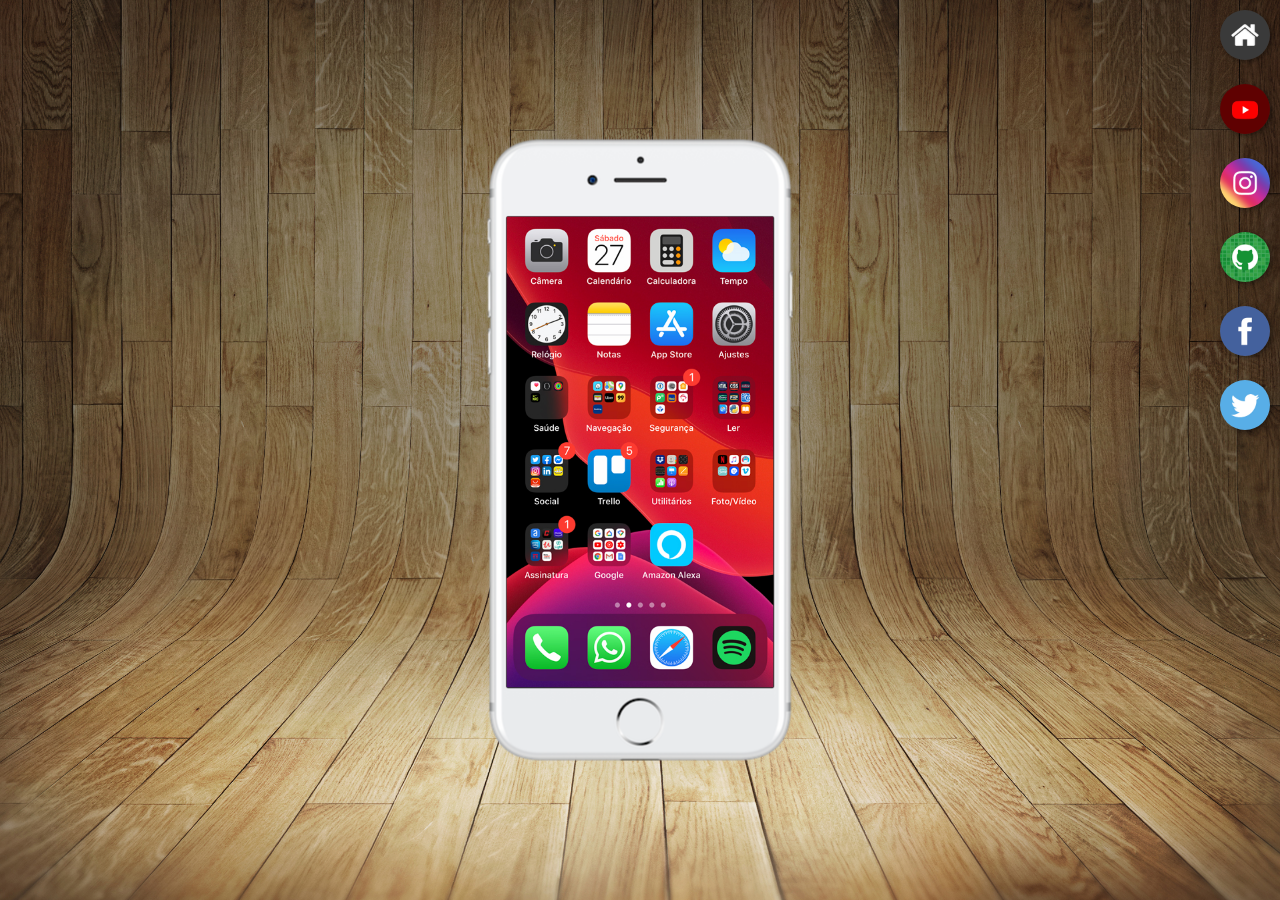
<file: index.html>
<!DOCTYPE html>
<html lang="pt-br">
<head>
    <meta charset="UTF-8">
    <meta name="viewport" content="width=device-width, initial-scale=1.0">
    <title>Projetos redes Sociais</title>
    <link rel="shortcut icon" href="imagens/favicon.ico" type="image/x-icon">
    <link rel="stylesheet" href="./estilos/style.css">
</head>
<body>
    <main>
        <section id="telefone">
            <iframe src="Home.html" frameborder="0" name="tela" id="tela"> Seu navegador não é compativel com esse recurso</iframe>
        </section>
        <section id="redes-sociais">
            <a href="Home.html" target="tela"><img src="imagens/logo-home.jpg" alt="home"></a>
            <br>

            <a href="youtube.html" target="tela"><img src="imagens/logo-youtube.jpg" alt="youtube"></a>
            <br>
            
            <a href="instagram.html" target="tela"><img src="imagens/logo-instagram.jpg" alt="instagram"></a>
            <br>
            
            <a href="github.html" target="tela"><img src="imagens/logo-github.jpg" alt="github"></a>
            <br>
            
            <a href="facebook.html" target="tela"><img src="imagens/logo-facebook.jpg" alt="facebook"></a>
            <br>
            
            <a href="twitter.html" target="tela"><img src="imagens/logo-twitter.jpg" alt="twitter"></a>
            <br>
            

        </section>
    </main>
</body>
</html>
</file>
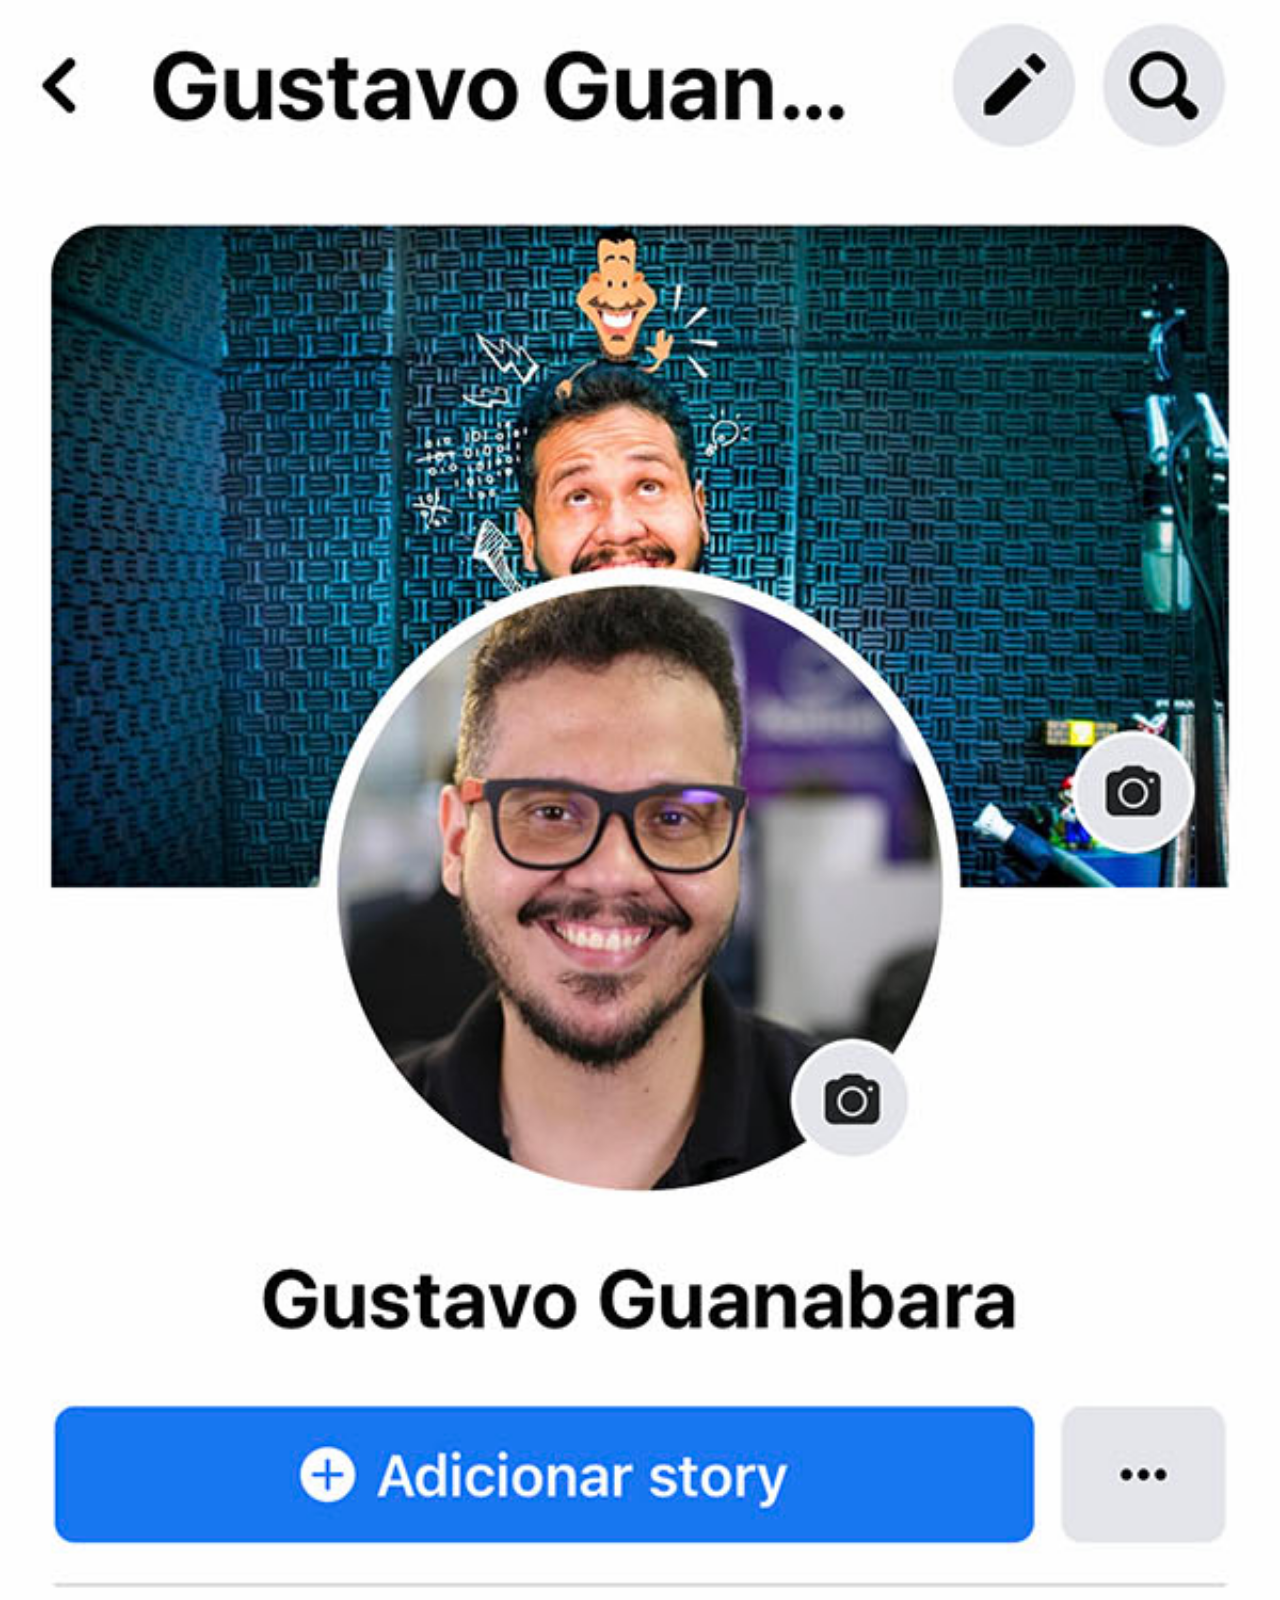
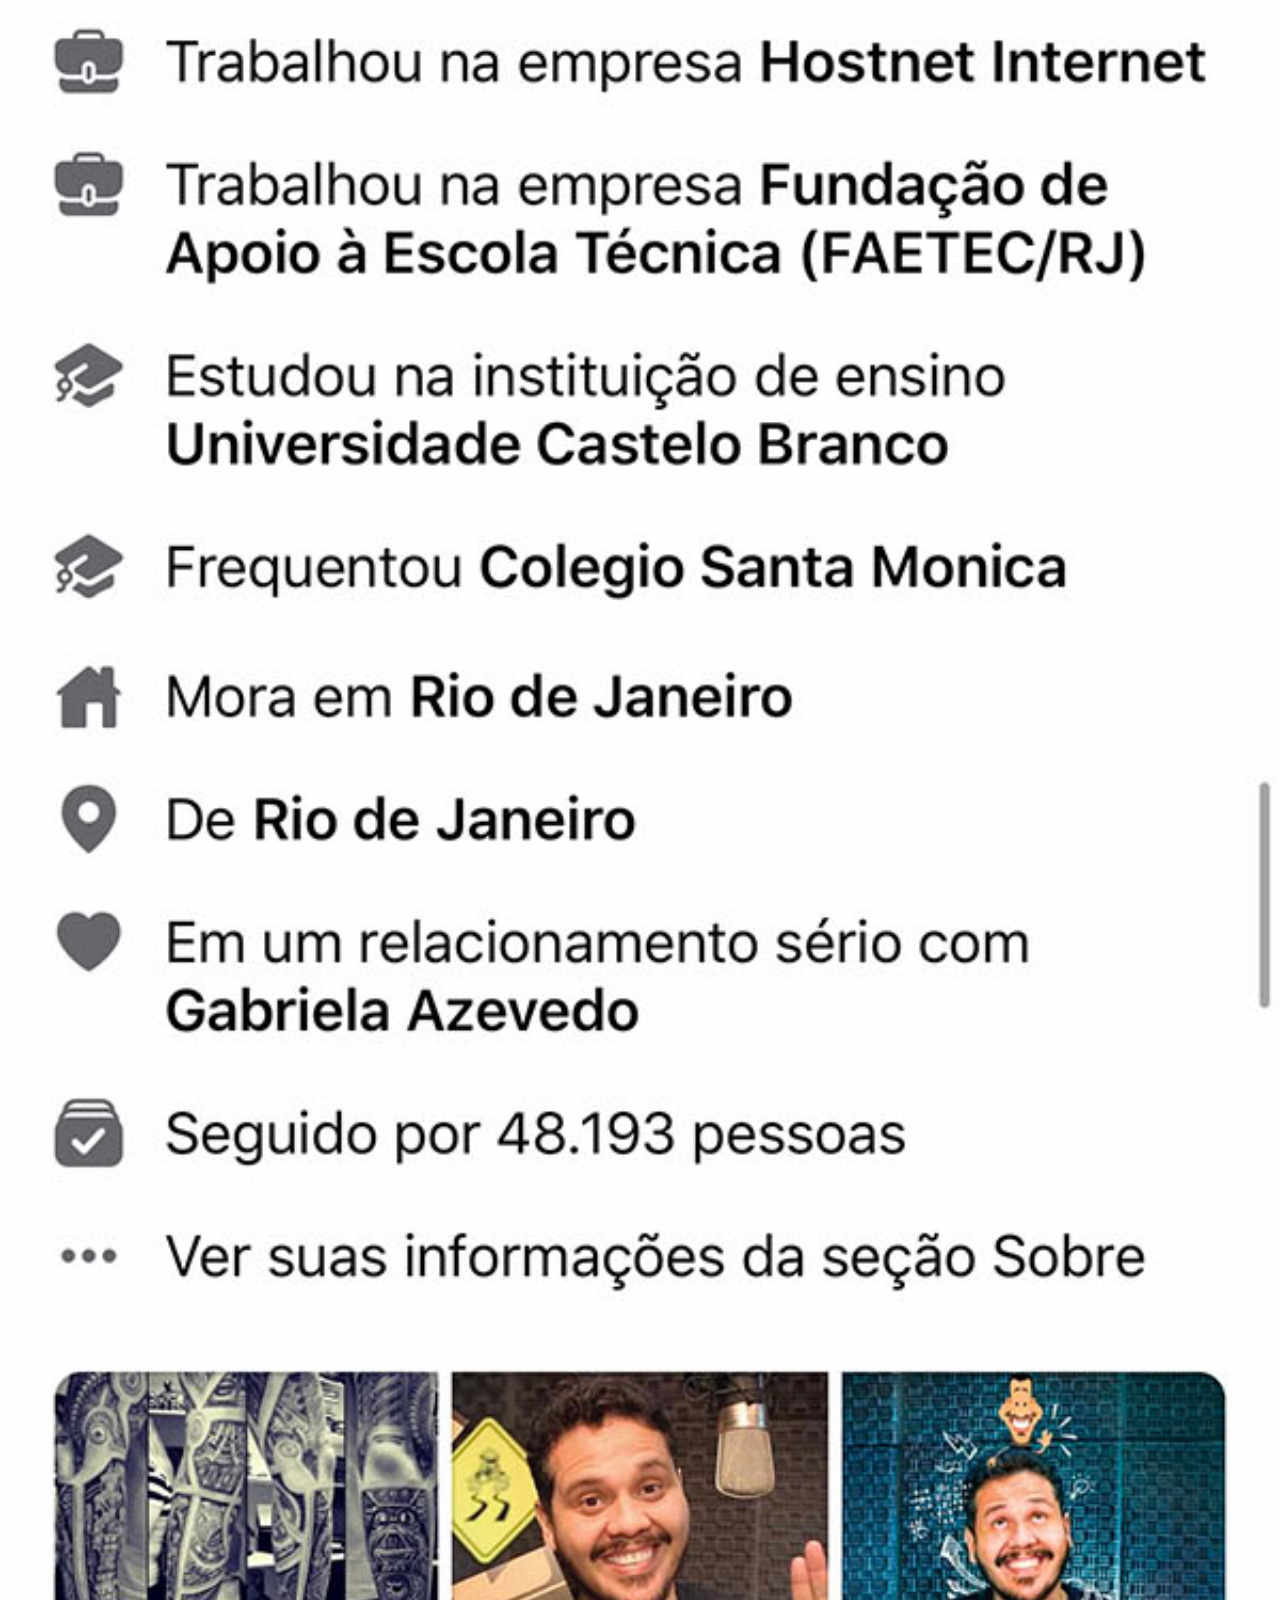
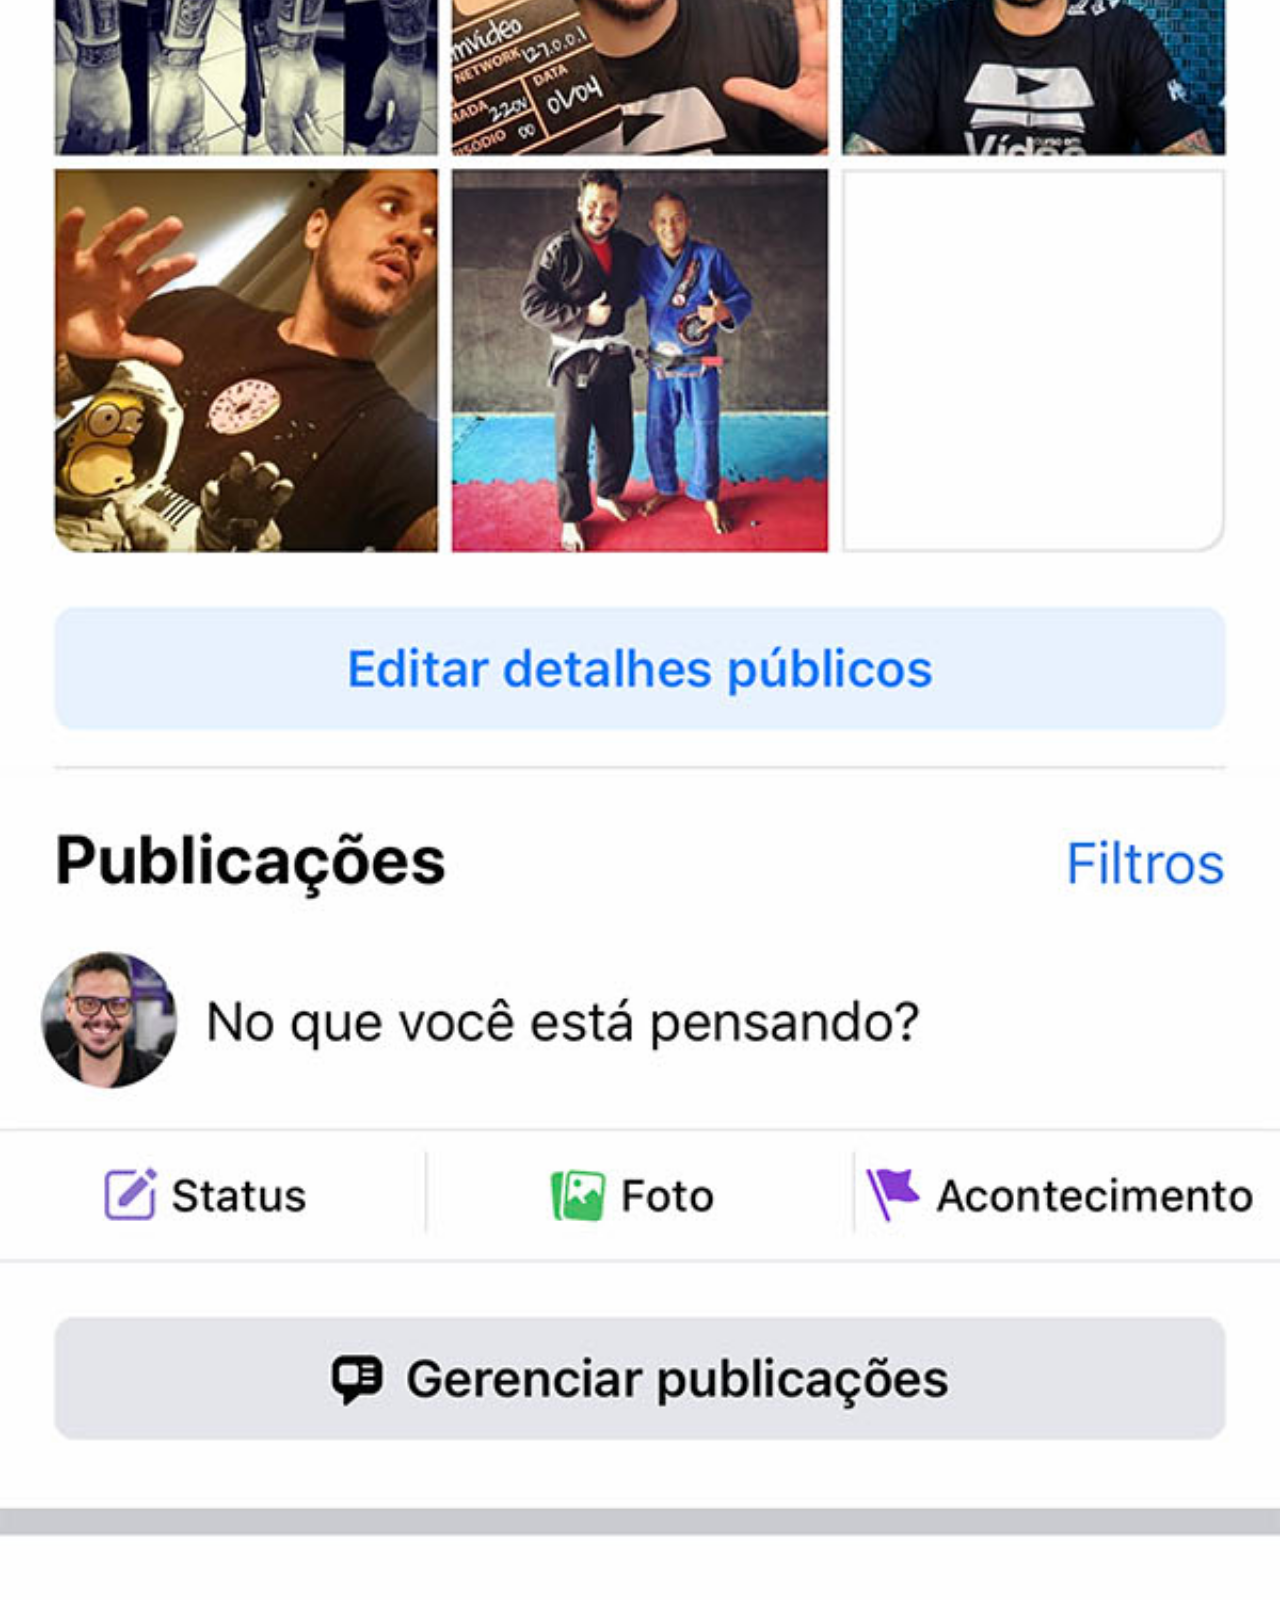
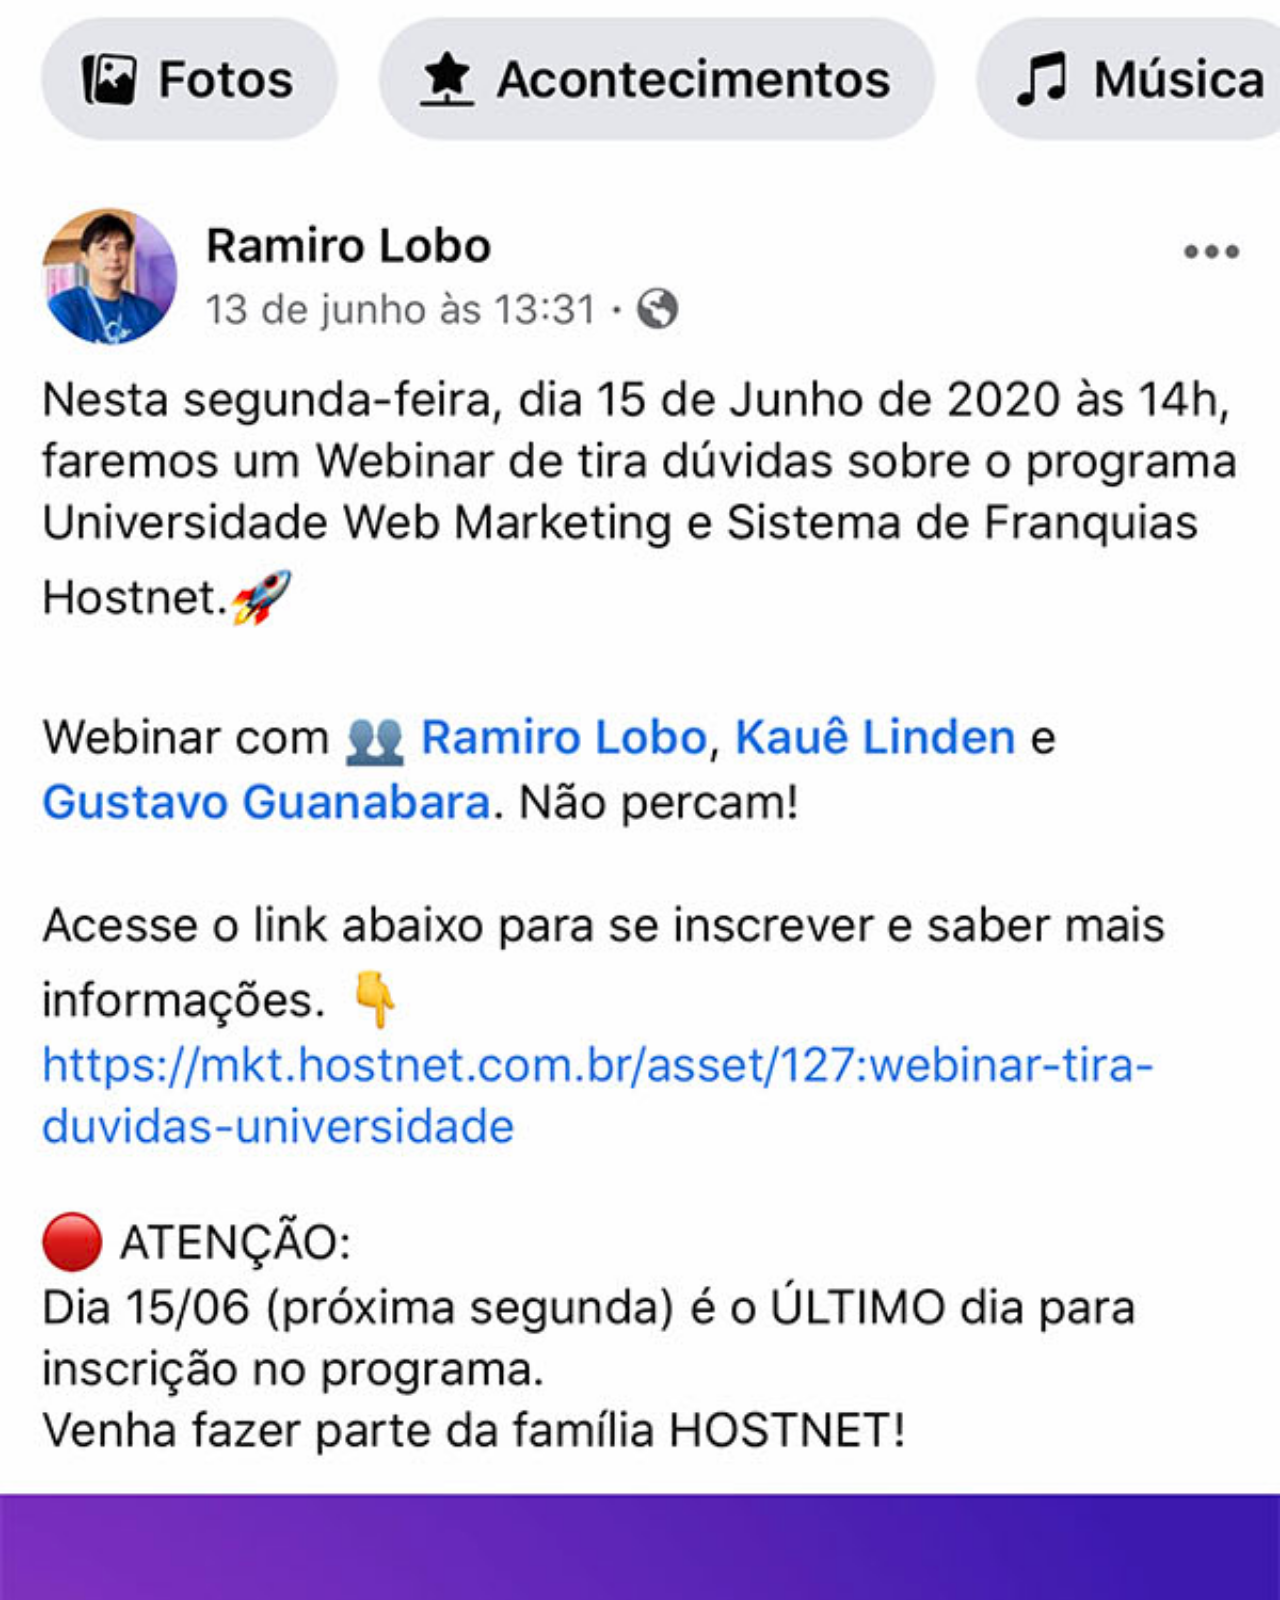
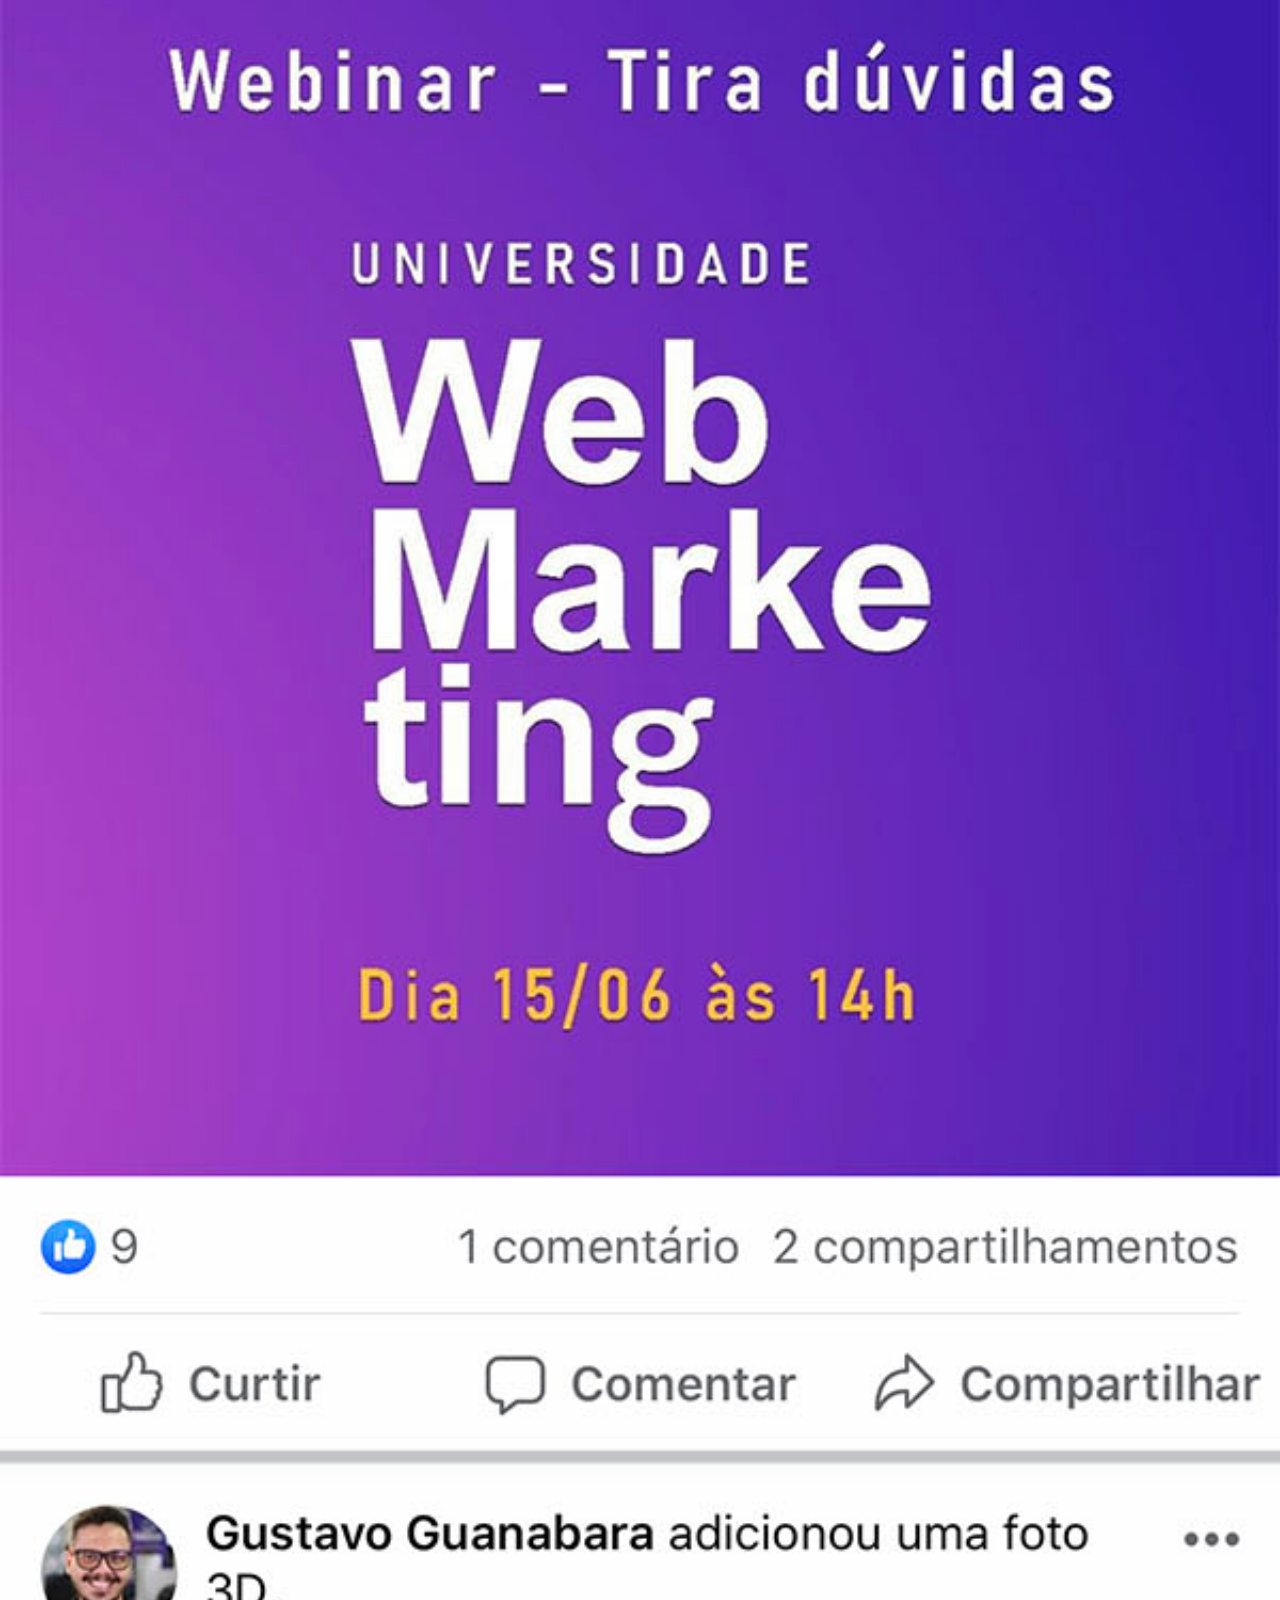
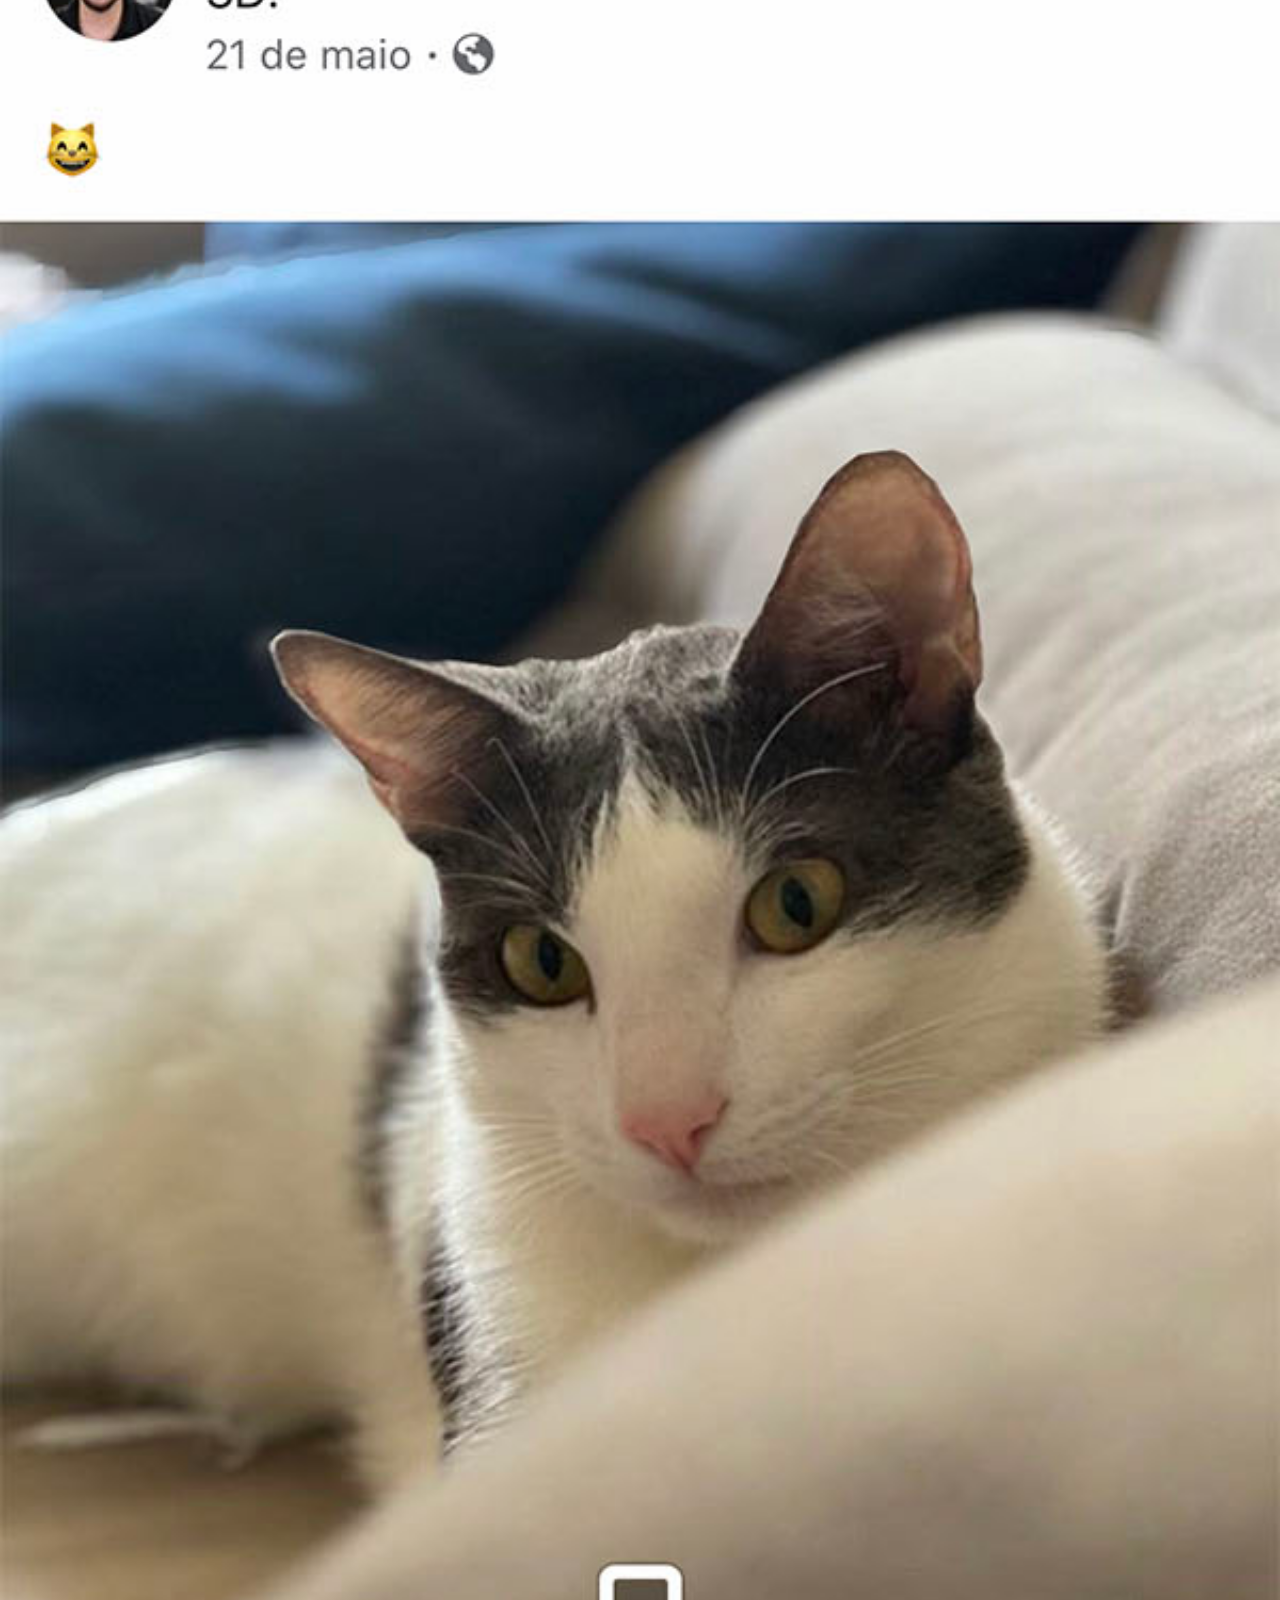
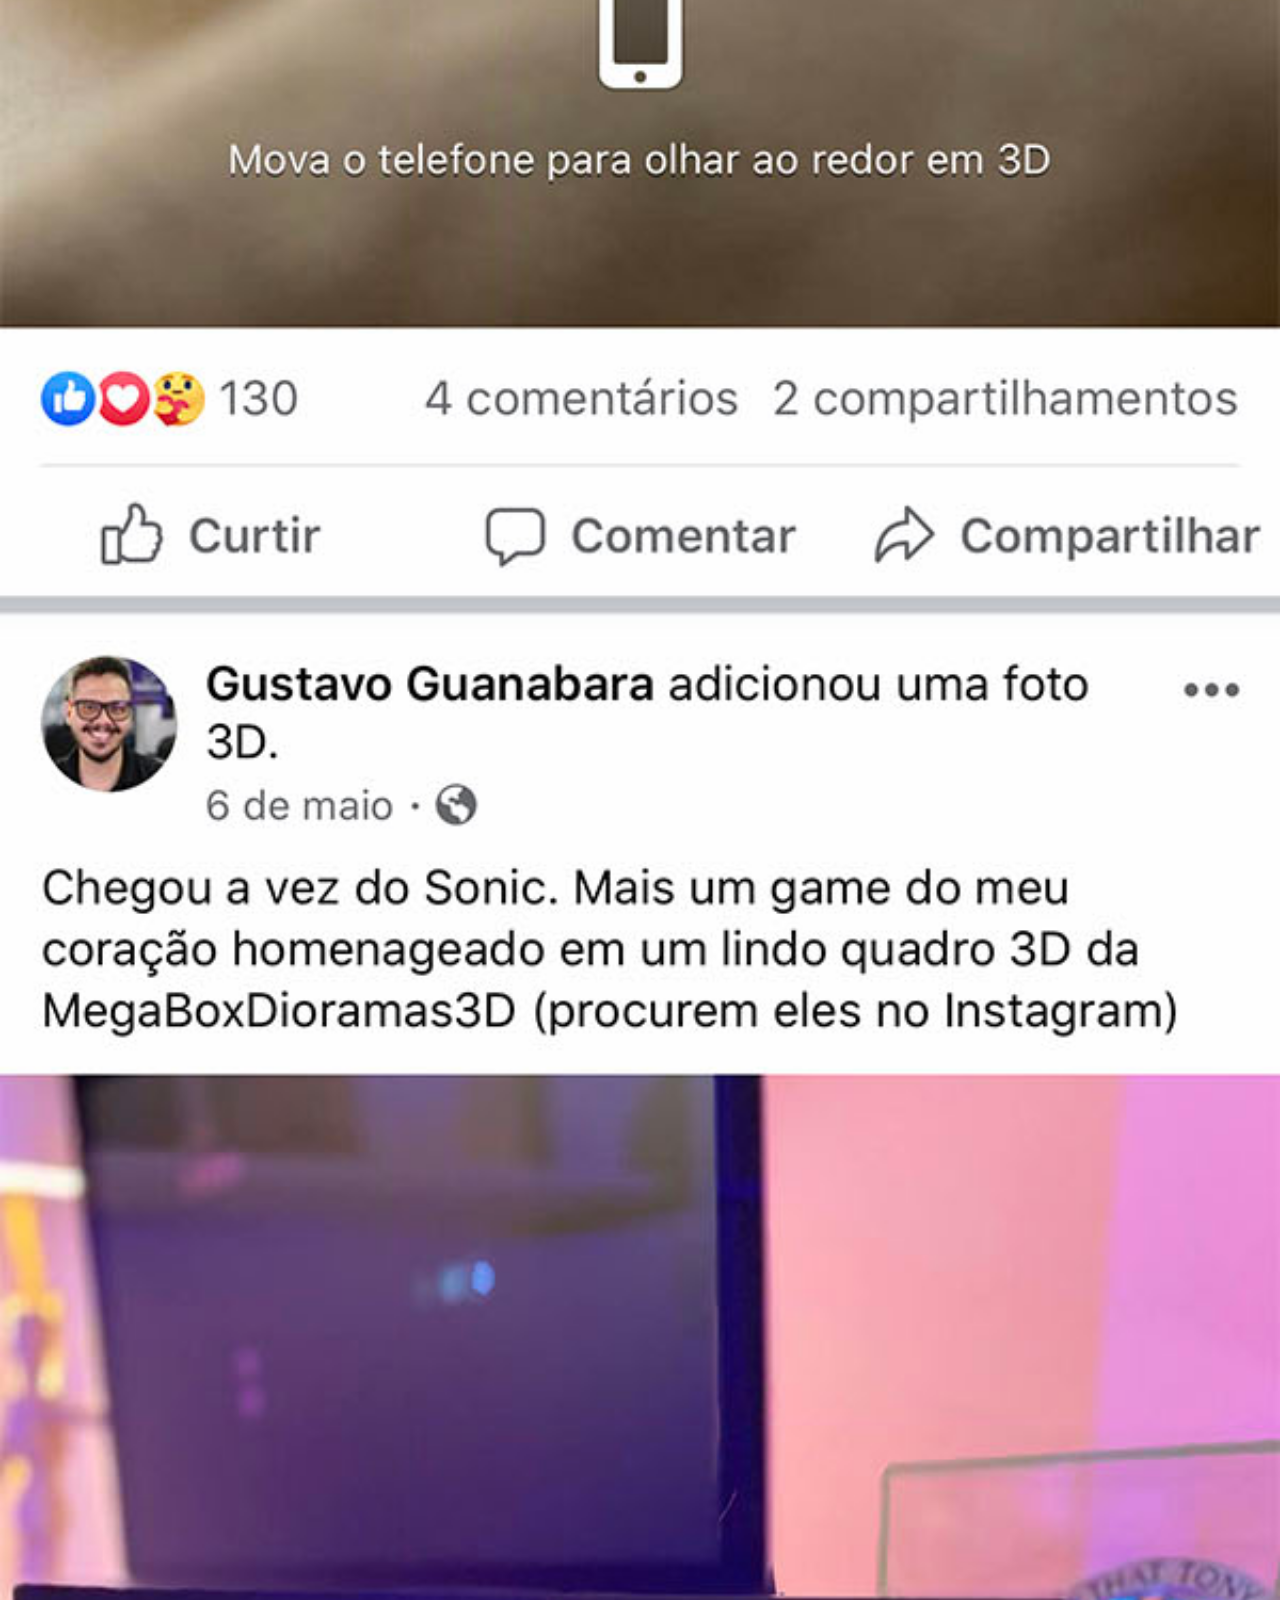
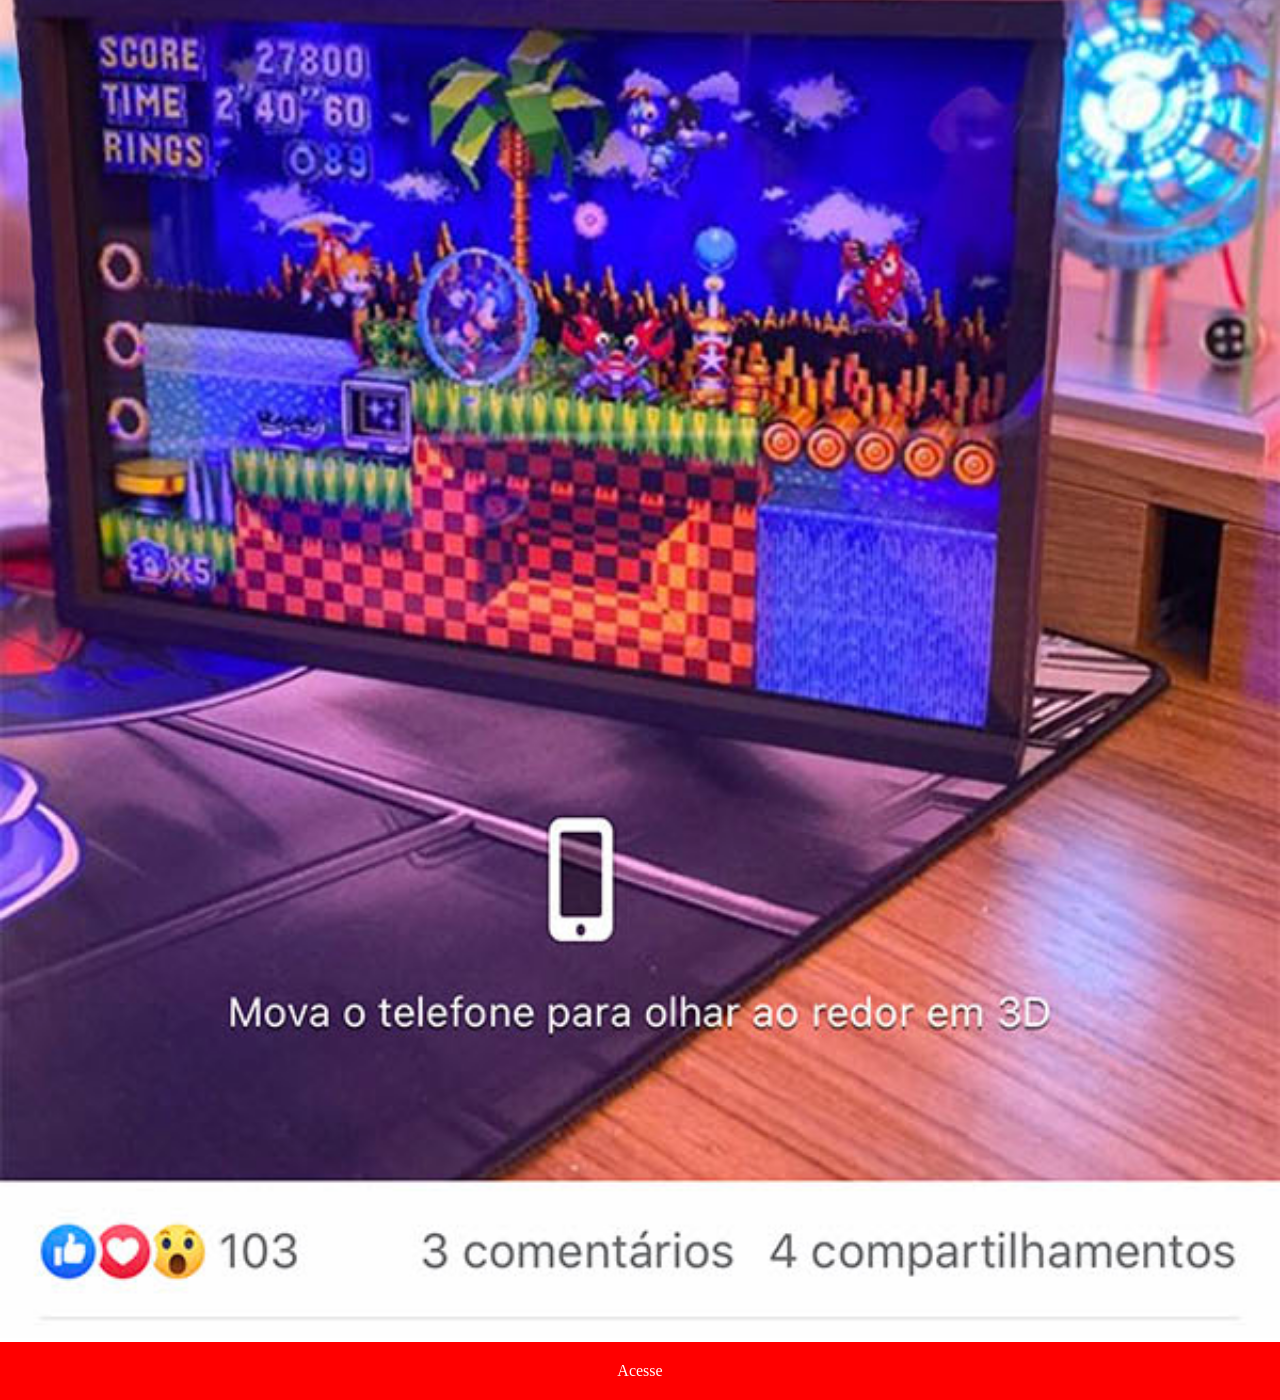
<file: facebook.html>
<!DOCTYPE html>
<html lang="en">
<head>
    <meta charset="UTF-8">
    <meta name="viewport" content="width=device-width, initial-scale=1.0"><link rel="stylesheet" href="estilos/social.css">
    <title>Document</title>
</head>
<body>
    <img src="imagens/tela-facebook.jpg" alt=""> <a href="">Acesse</a>
</body>
</html>
</file>
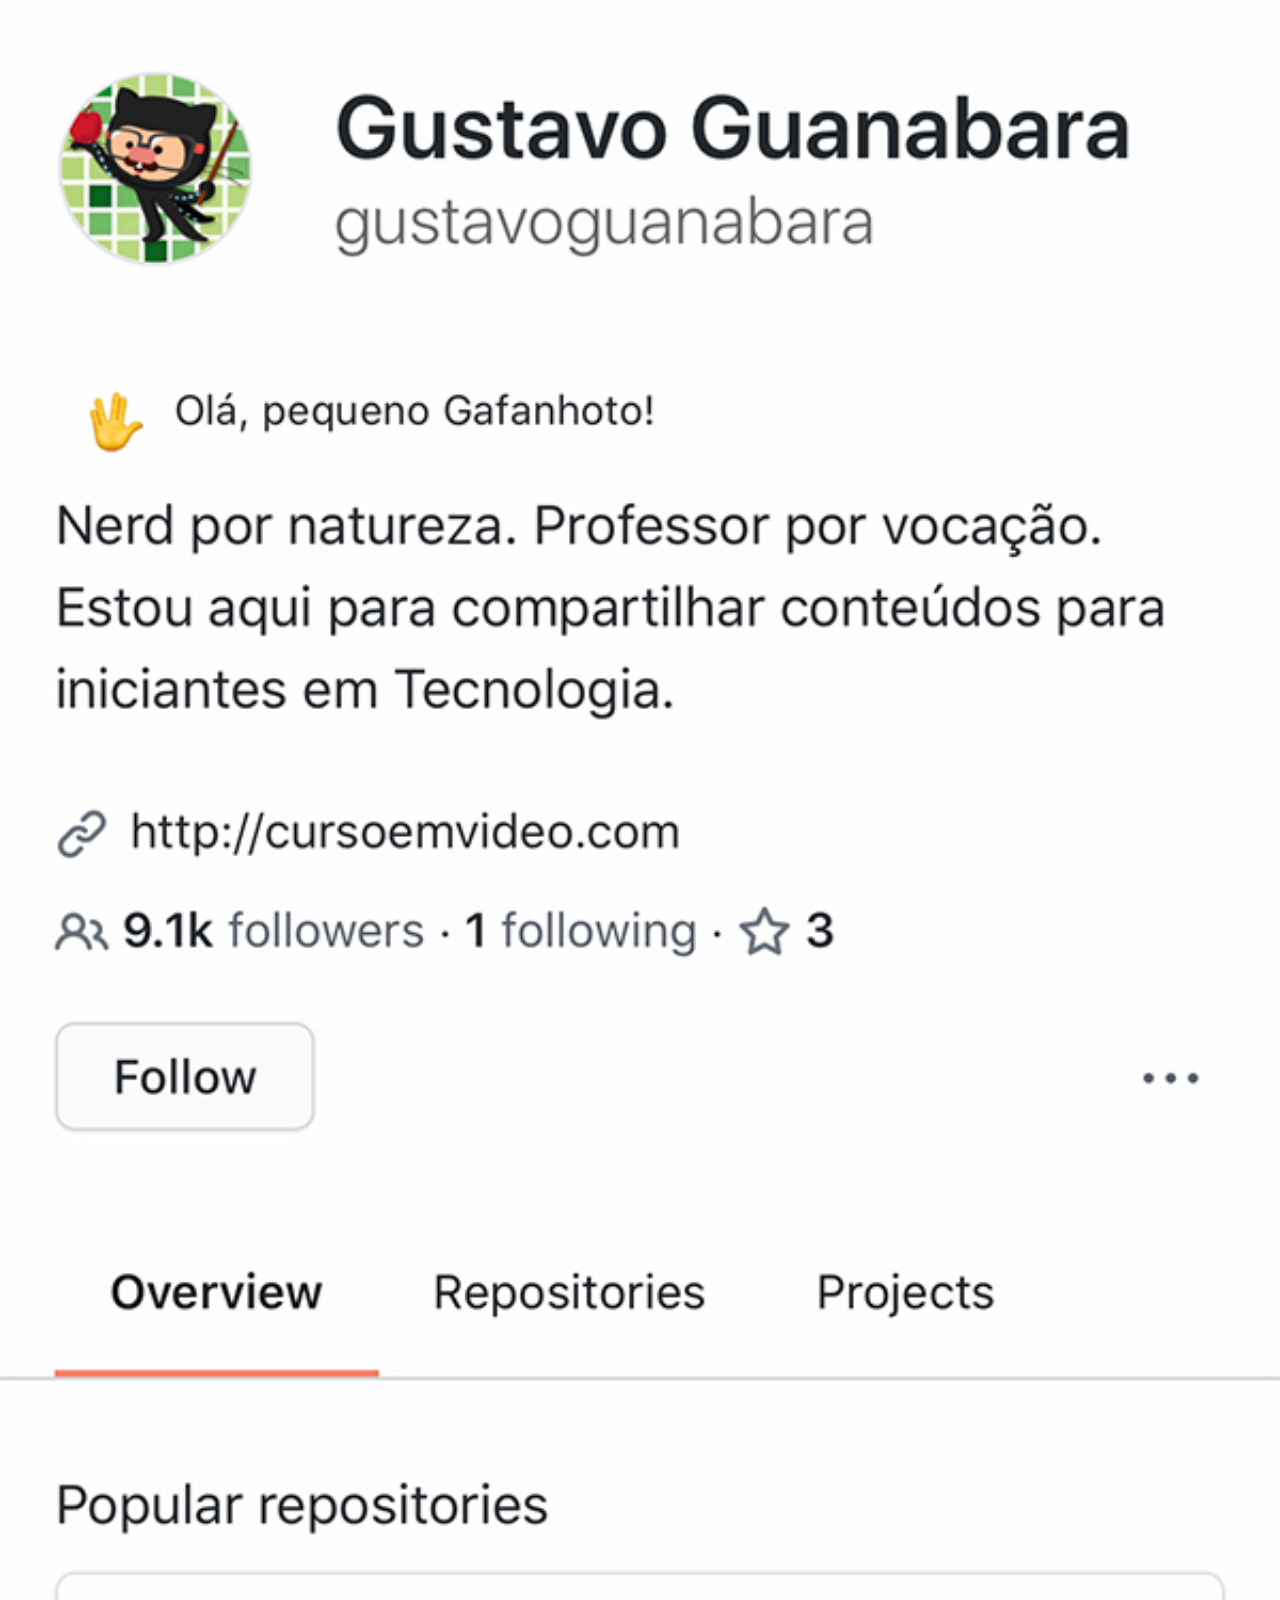
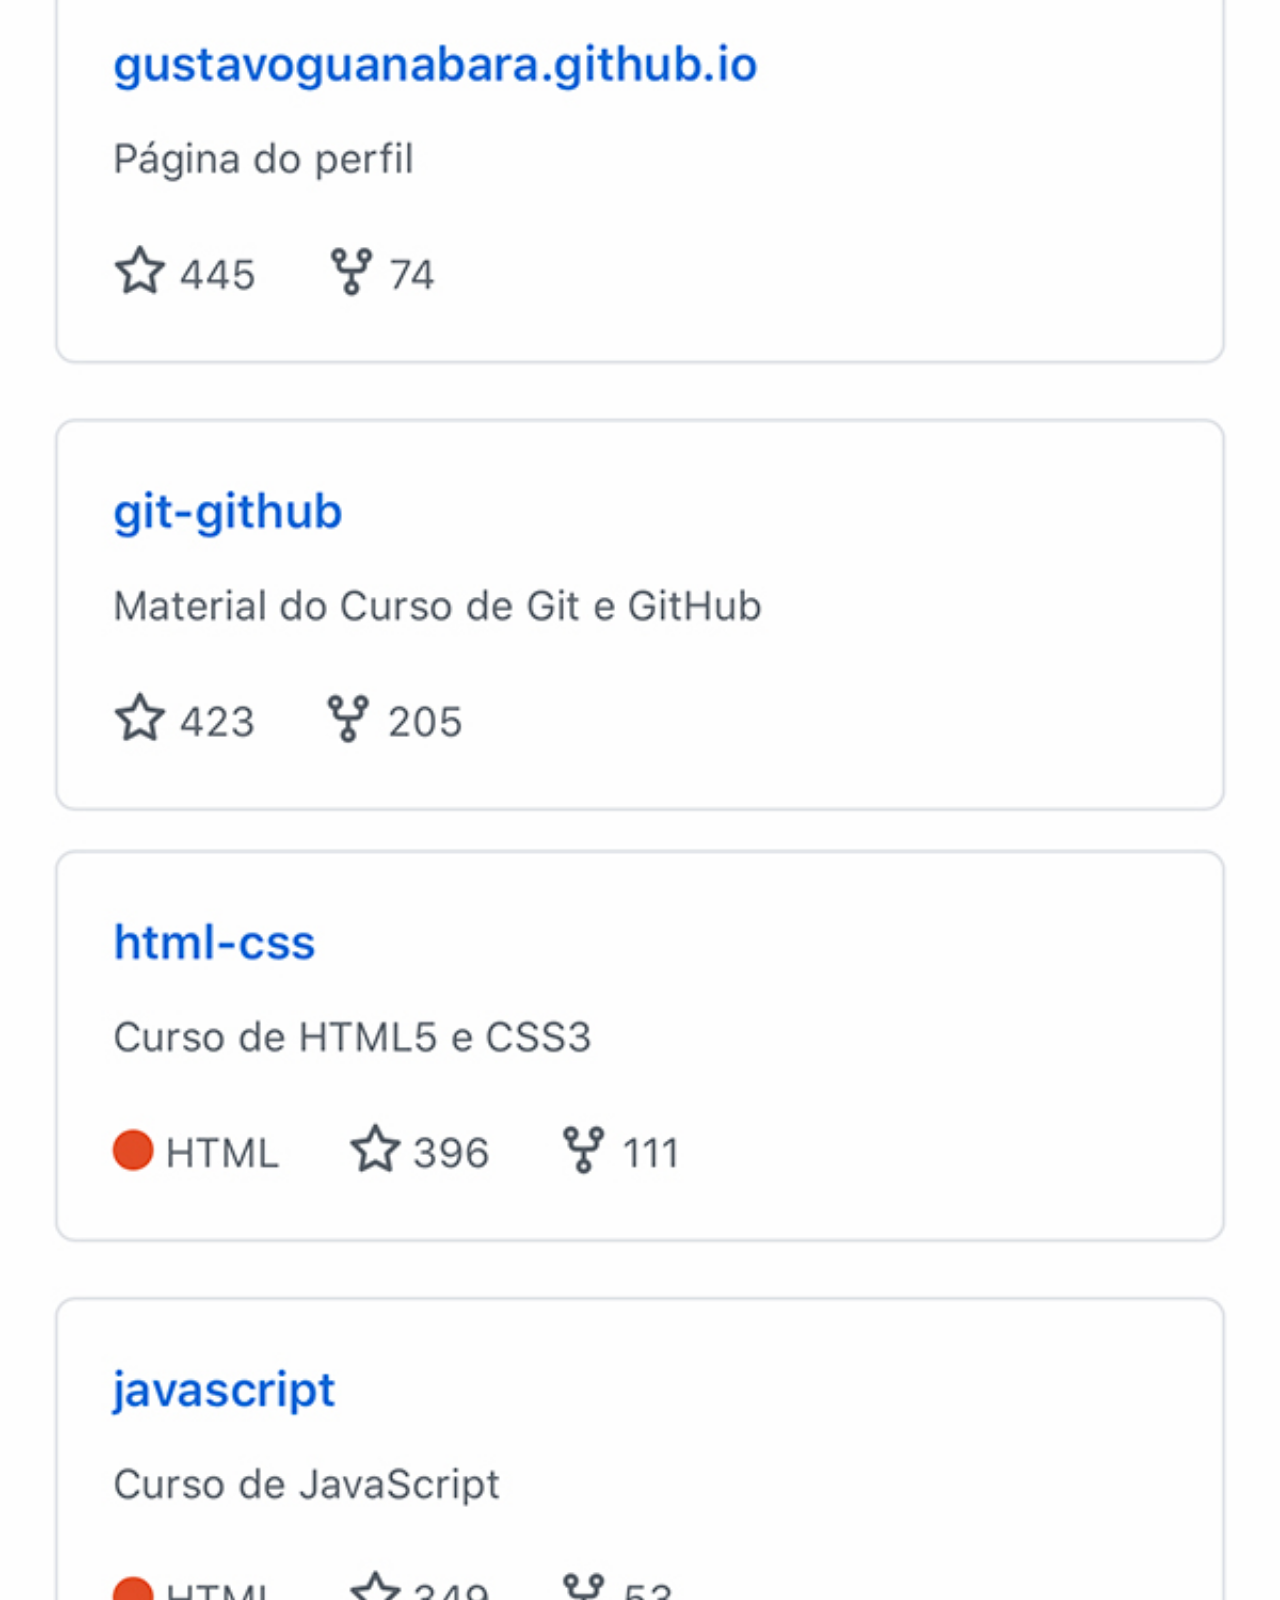
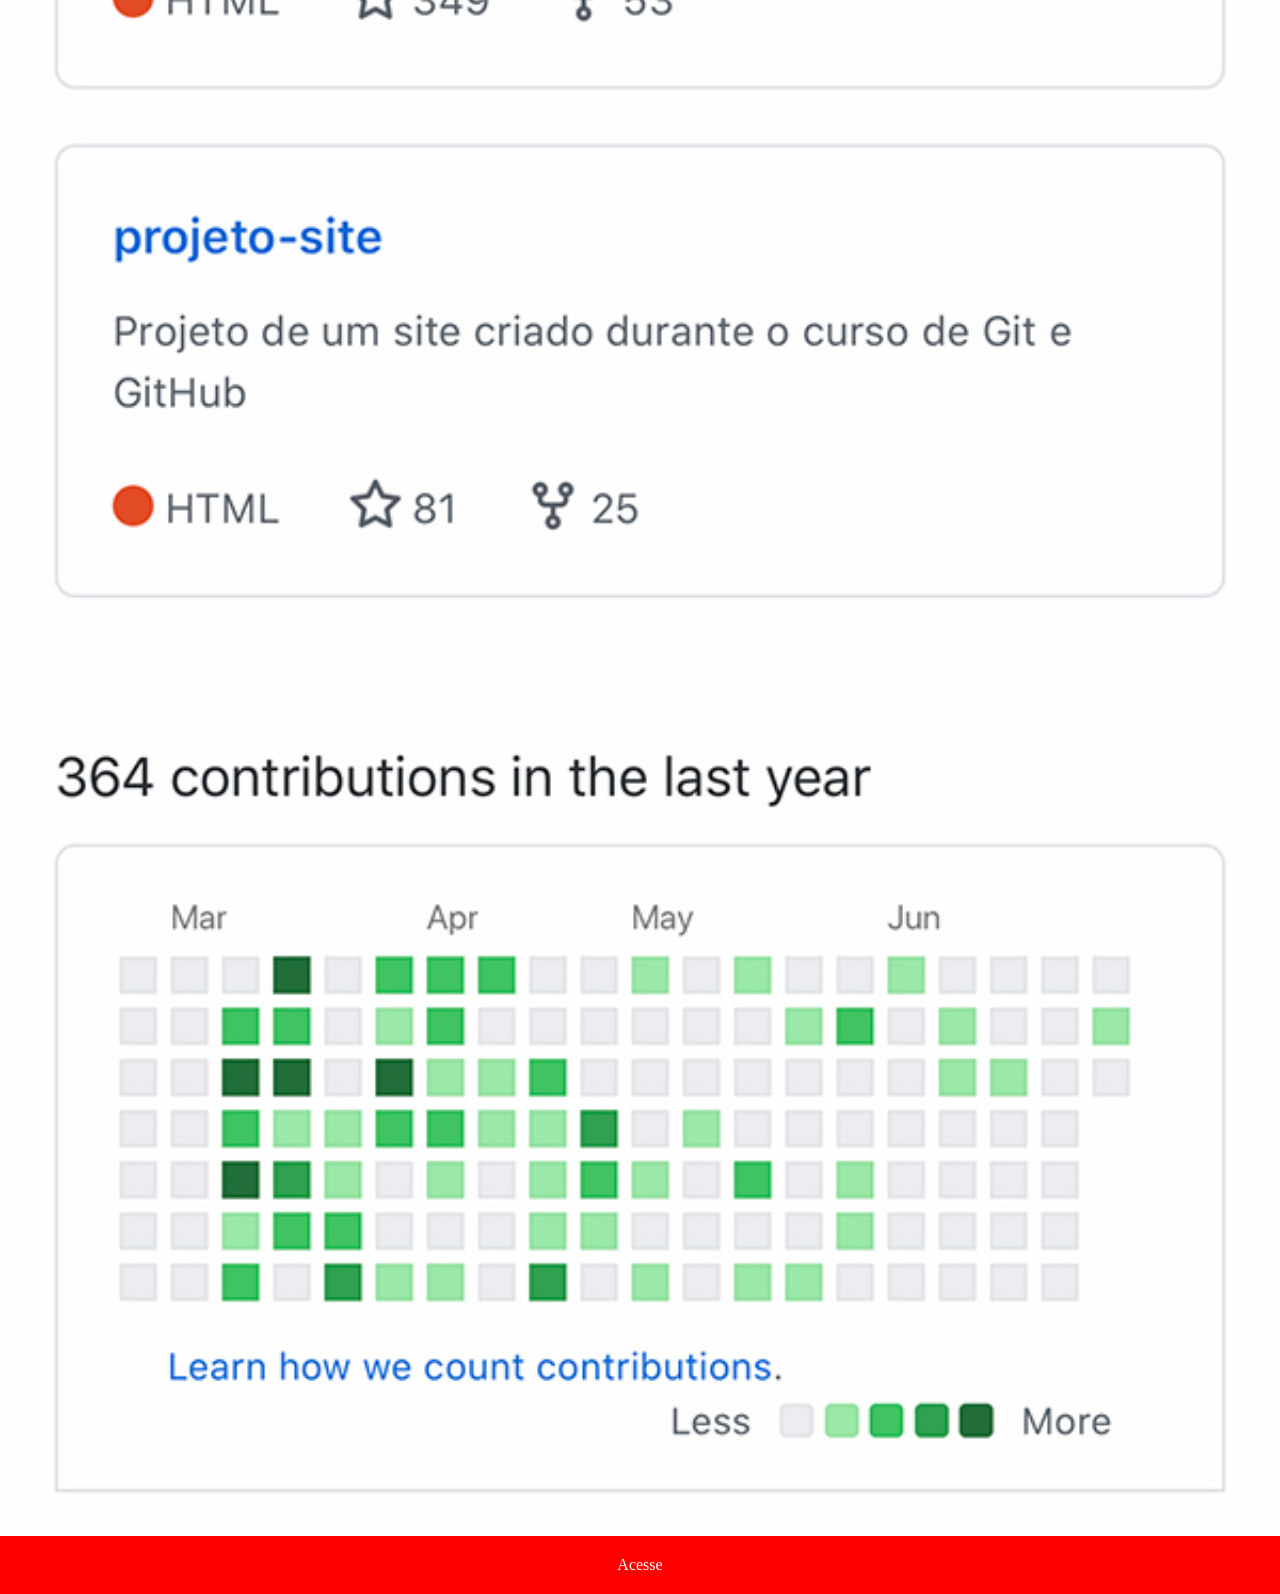
<file: github.html>
<!DOCTYPE html>
<html lang="en">
<head>
    <meta charset="UTF-8">
    <meta name="viewport" content="width=device-width, initial-scale=1.0">
    <link rel="stylesheet" href="estilos/social.css">
    <title>Document</title>
</head>
<body>
    <img src="imagens/tela-github.jpg" alt="tela github"> <a href="https://github.com/MunirAssis"> Acesse </a>
</body>
</html>
</file>
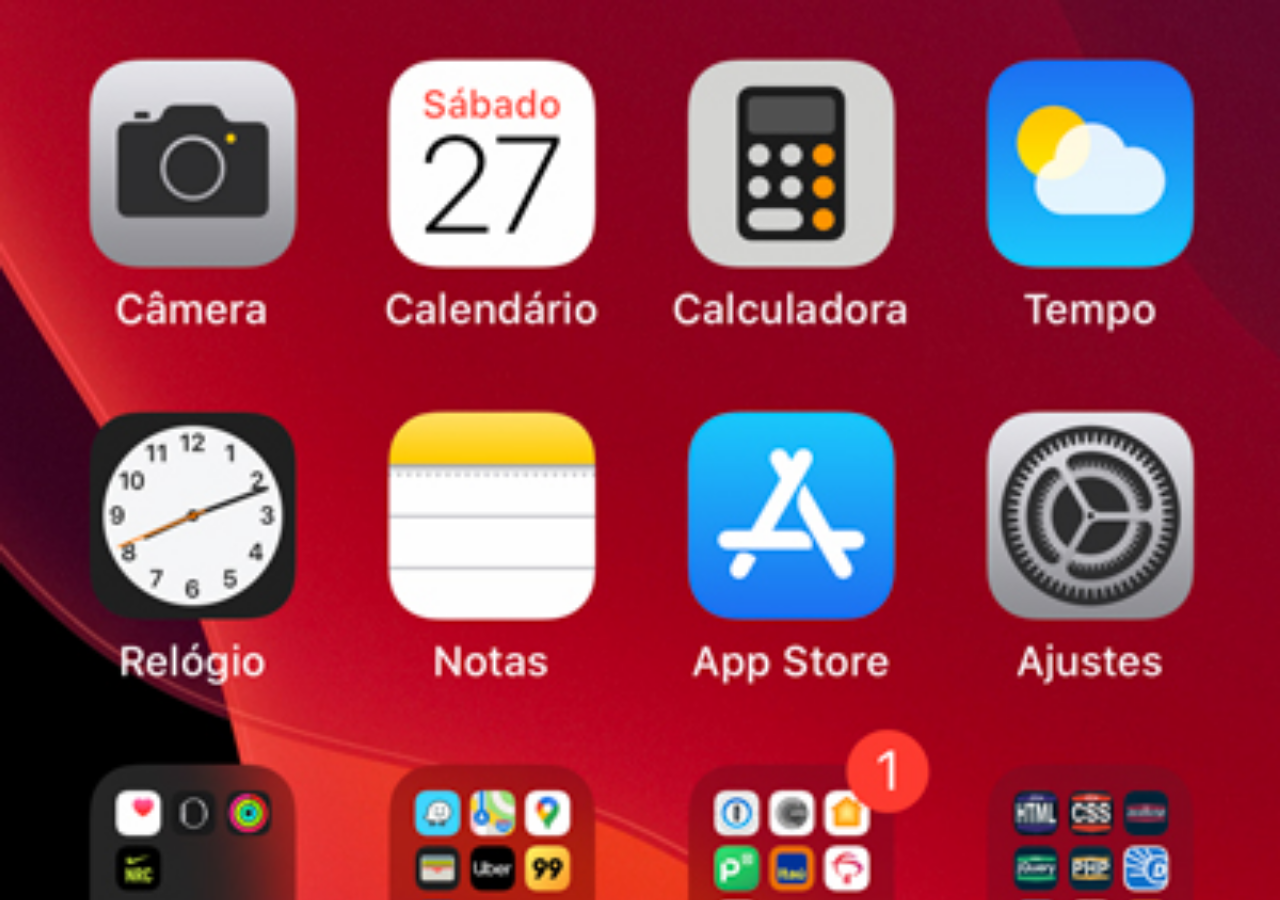
<file: Home.html>
<!DOCTYPE html>
<html lang="pt-br">
<head>
    <meta charset="UTF-8">
    <meta name="viewport" content="width=device-width, initial-scale=1.0">
    <title>Home</title>
    <style>

        *{
            margin: 0px;
            padding: 0px;
        }

        body {
            width: 100%;
            height: 100%;
            background: black url(imagens/tela-home.jpg) no-repeat top center;
            background-size: cover;
        }
    </style>
</head>
<body>
    
</body>
</html>
</file>
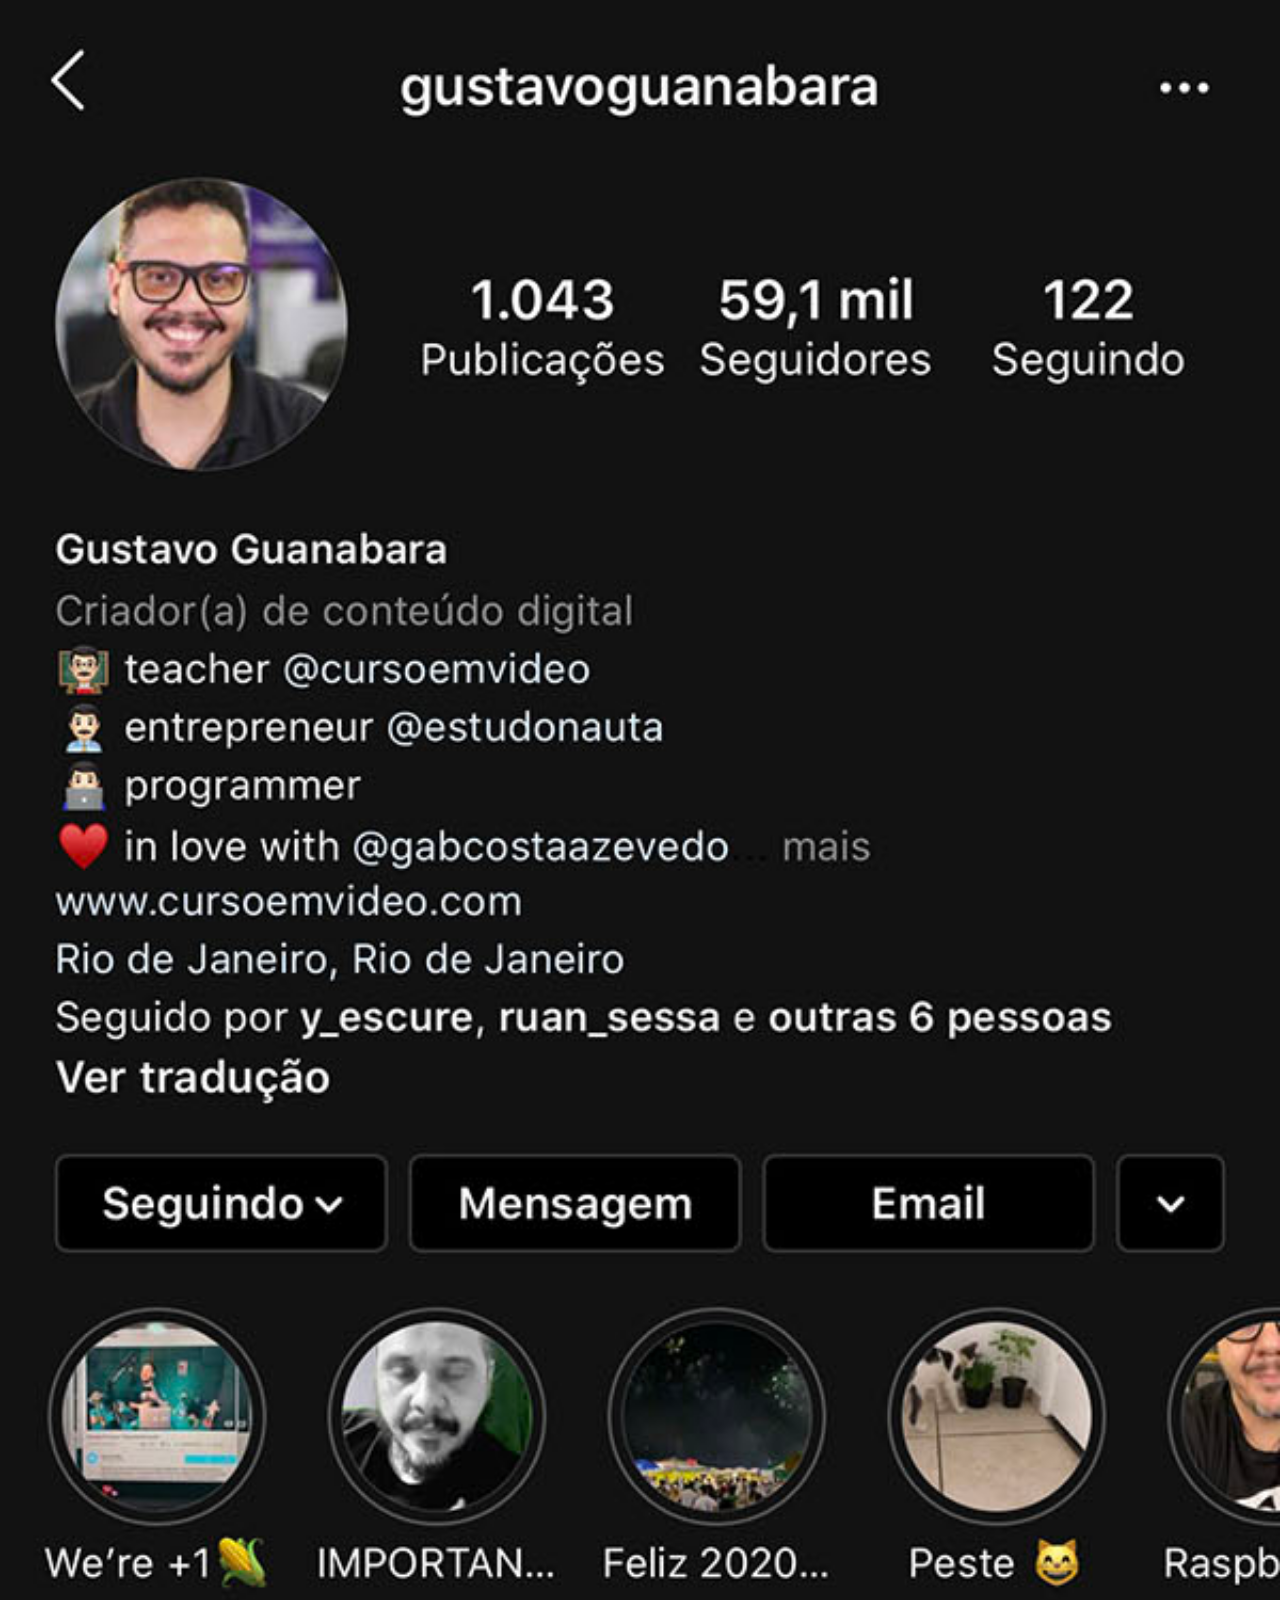
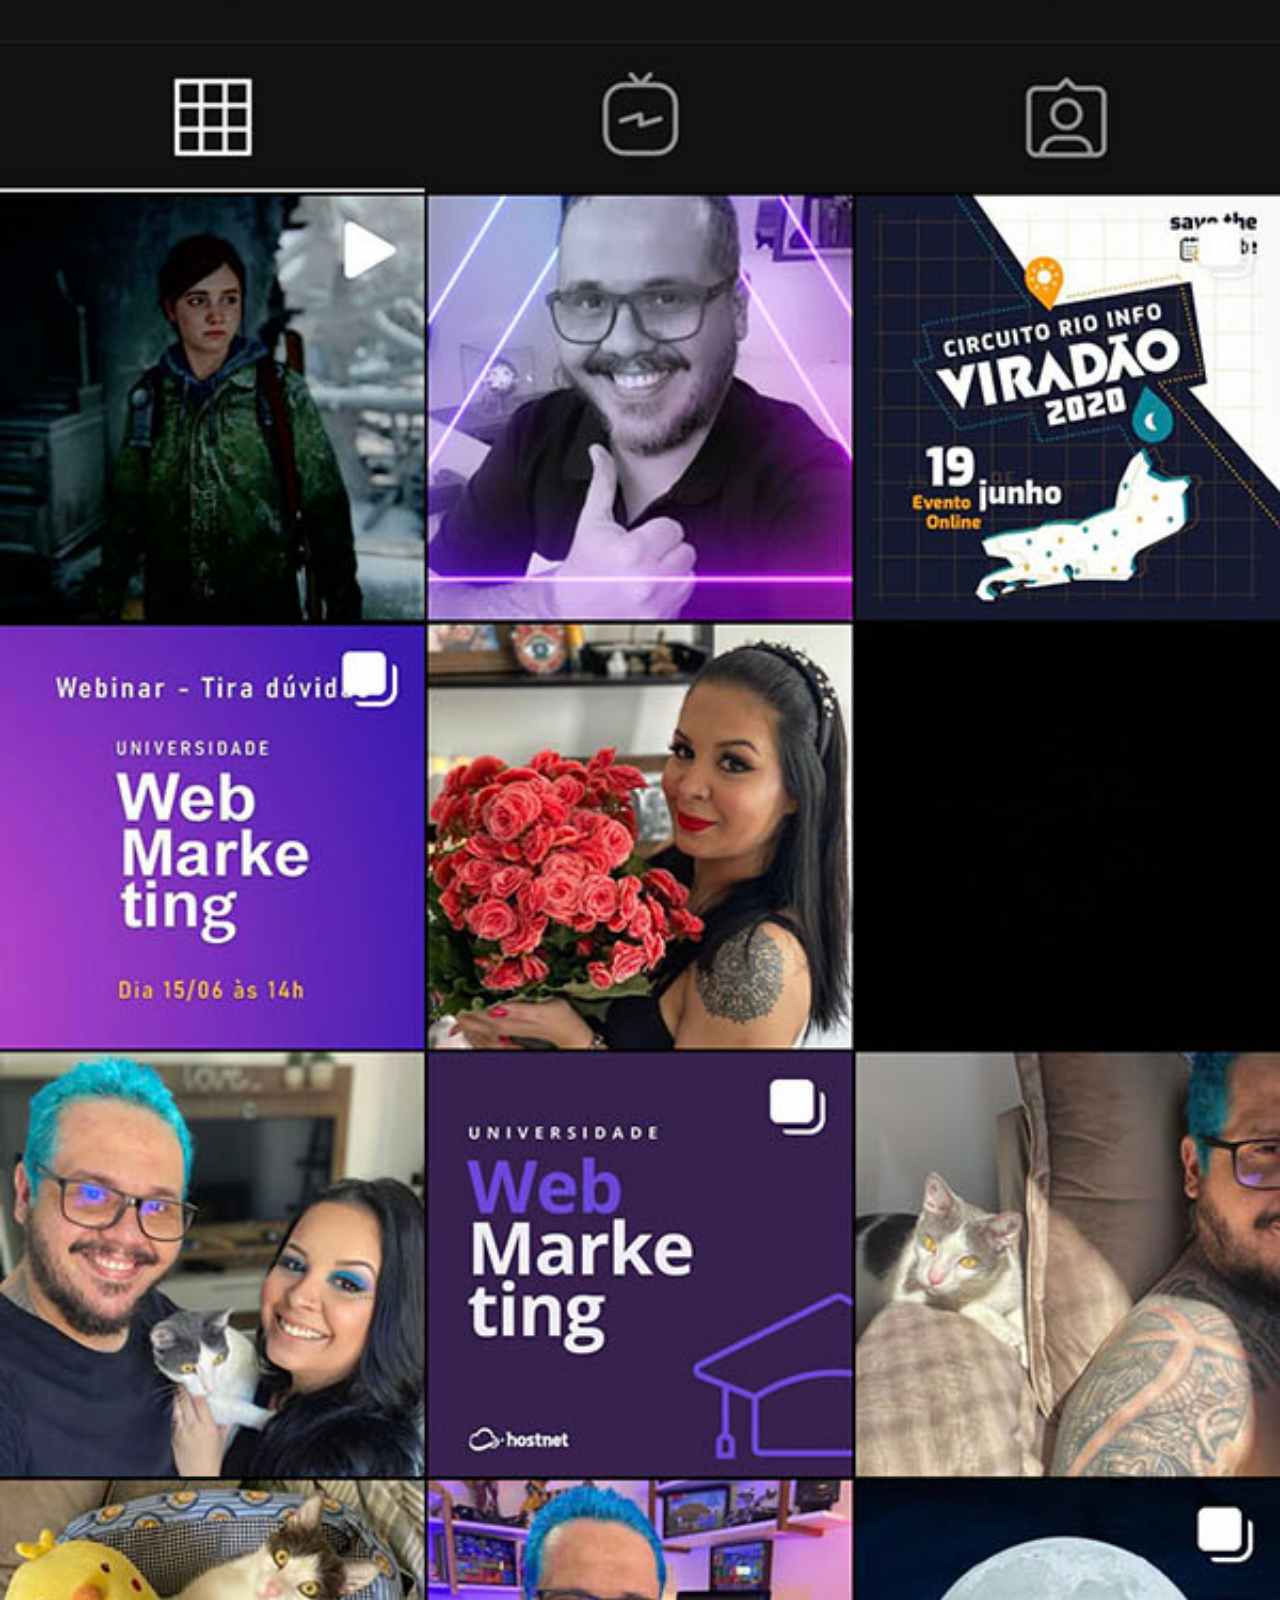
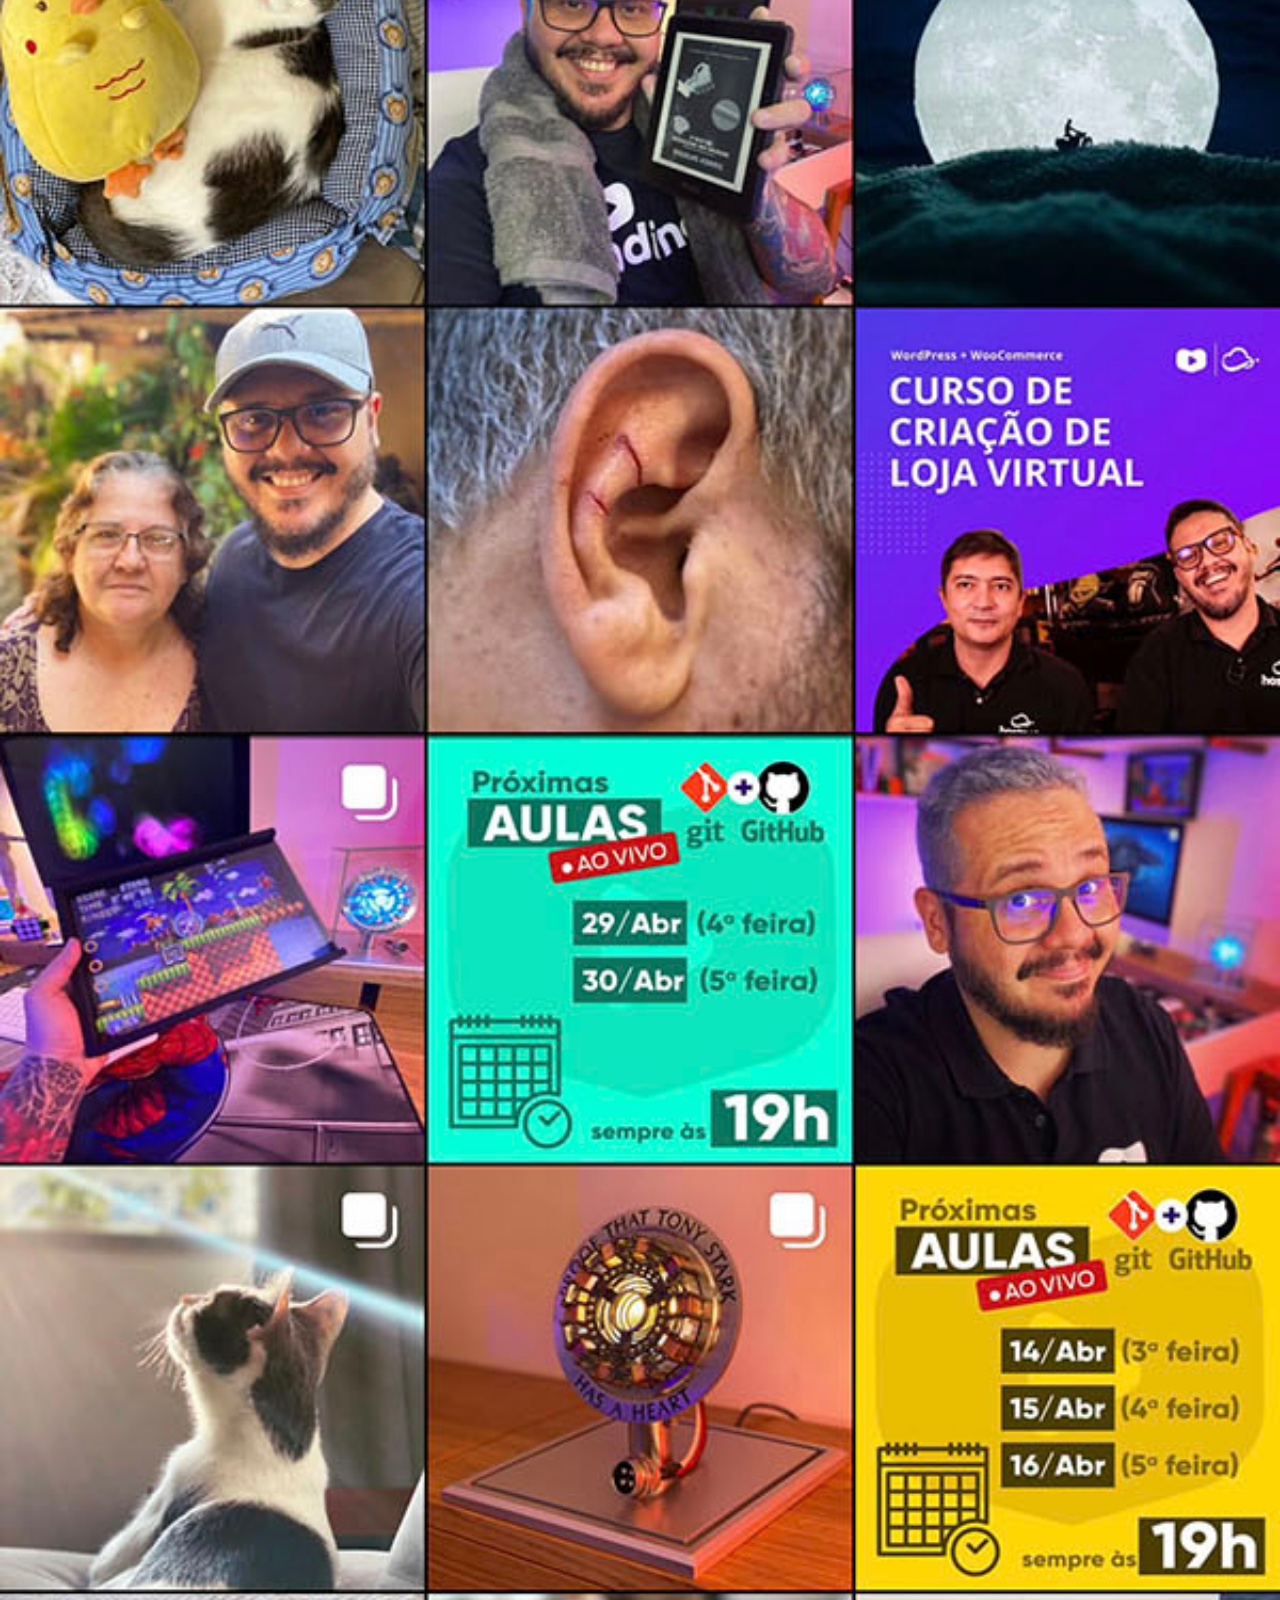
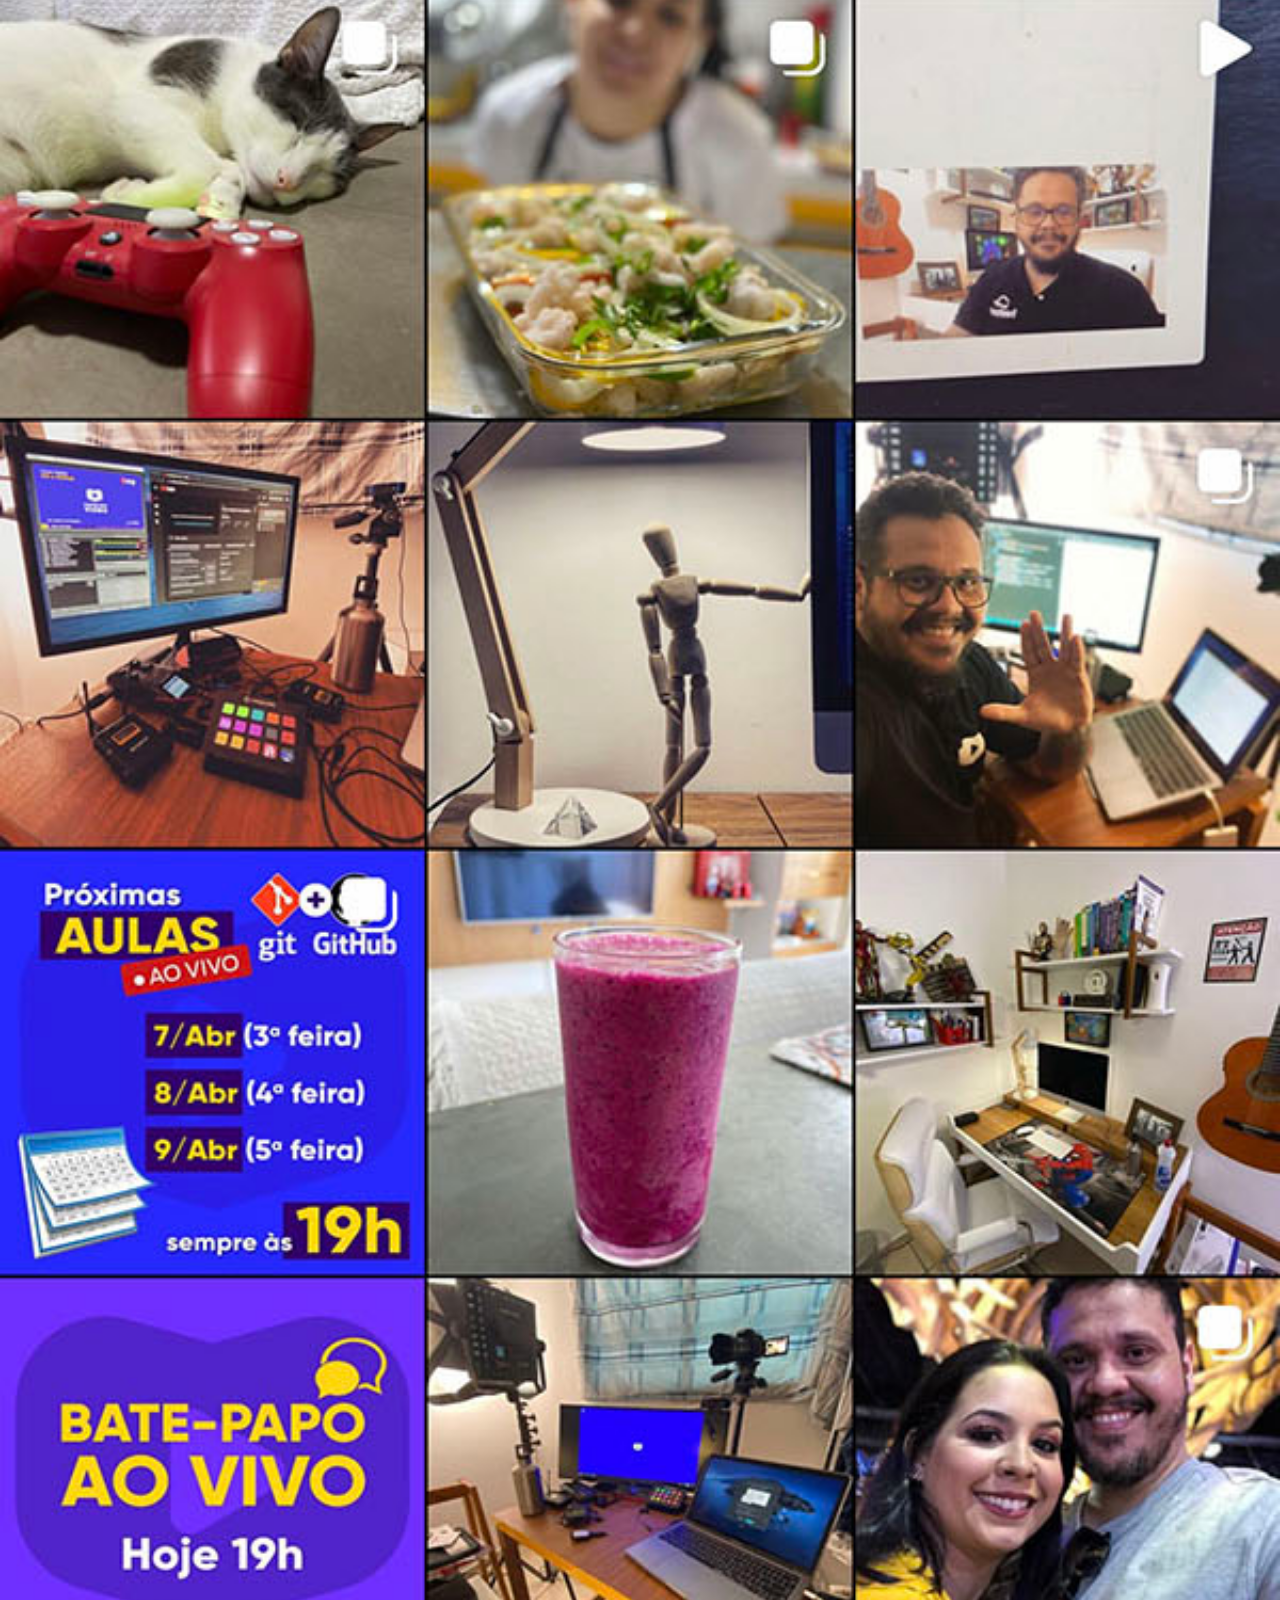
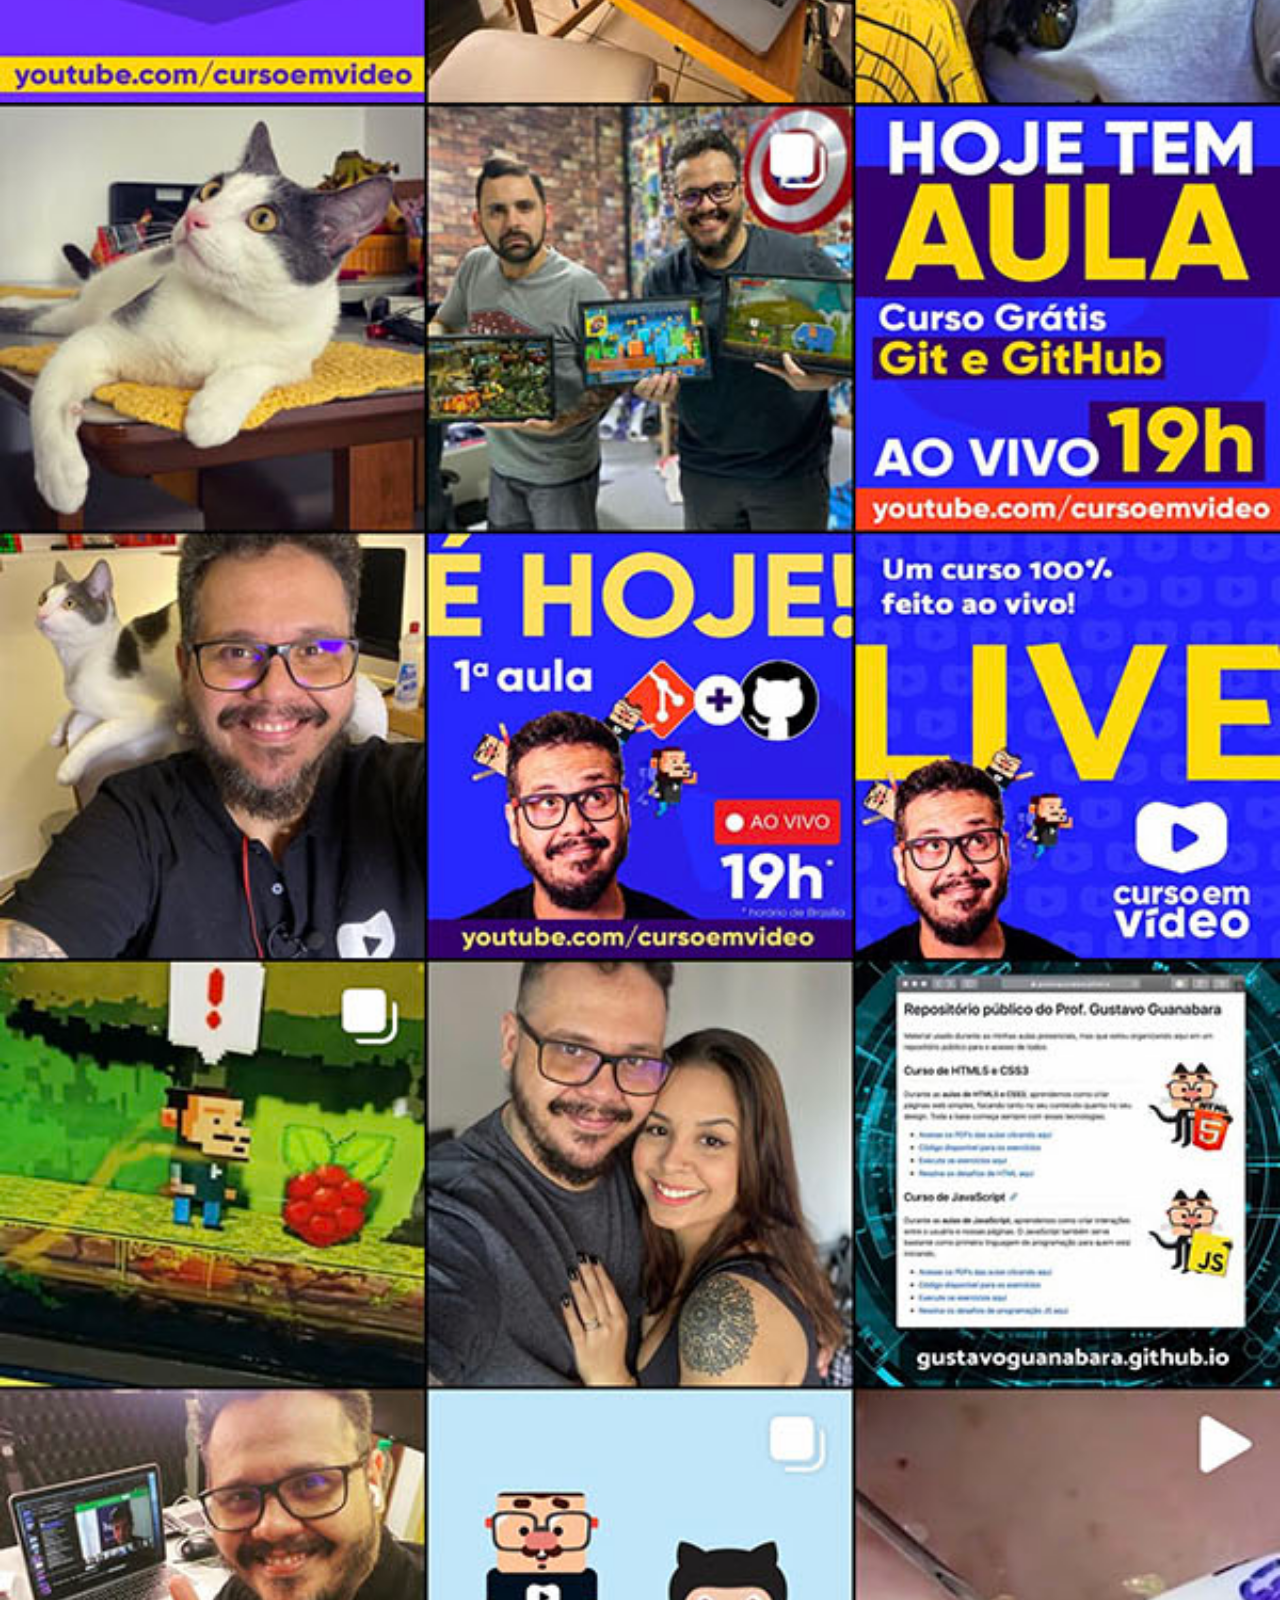
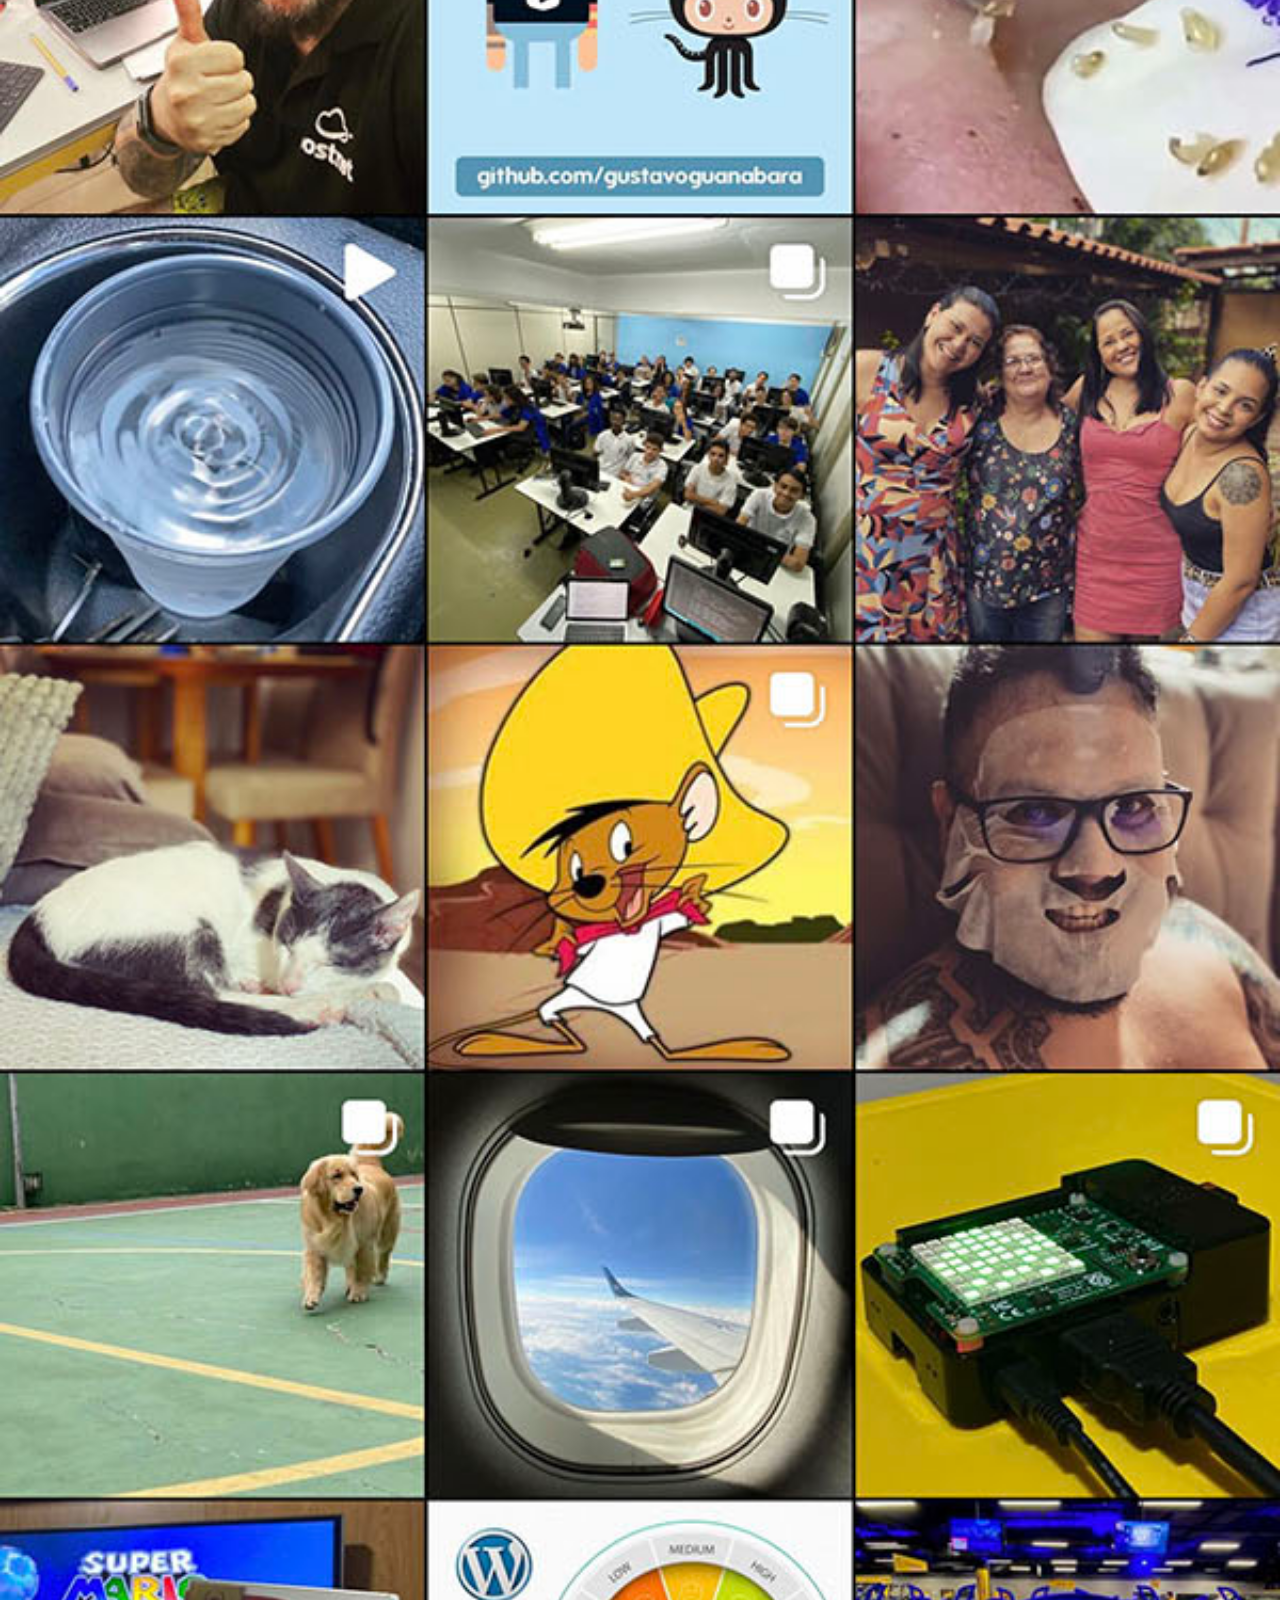
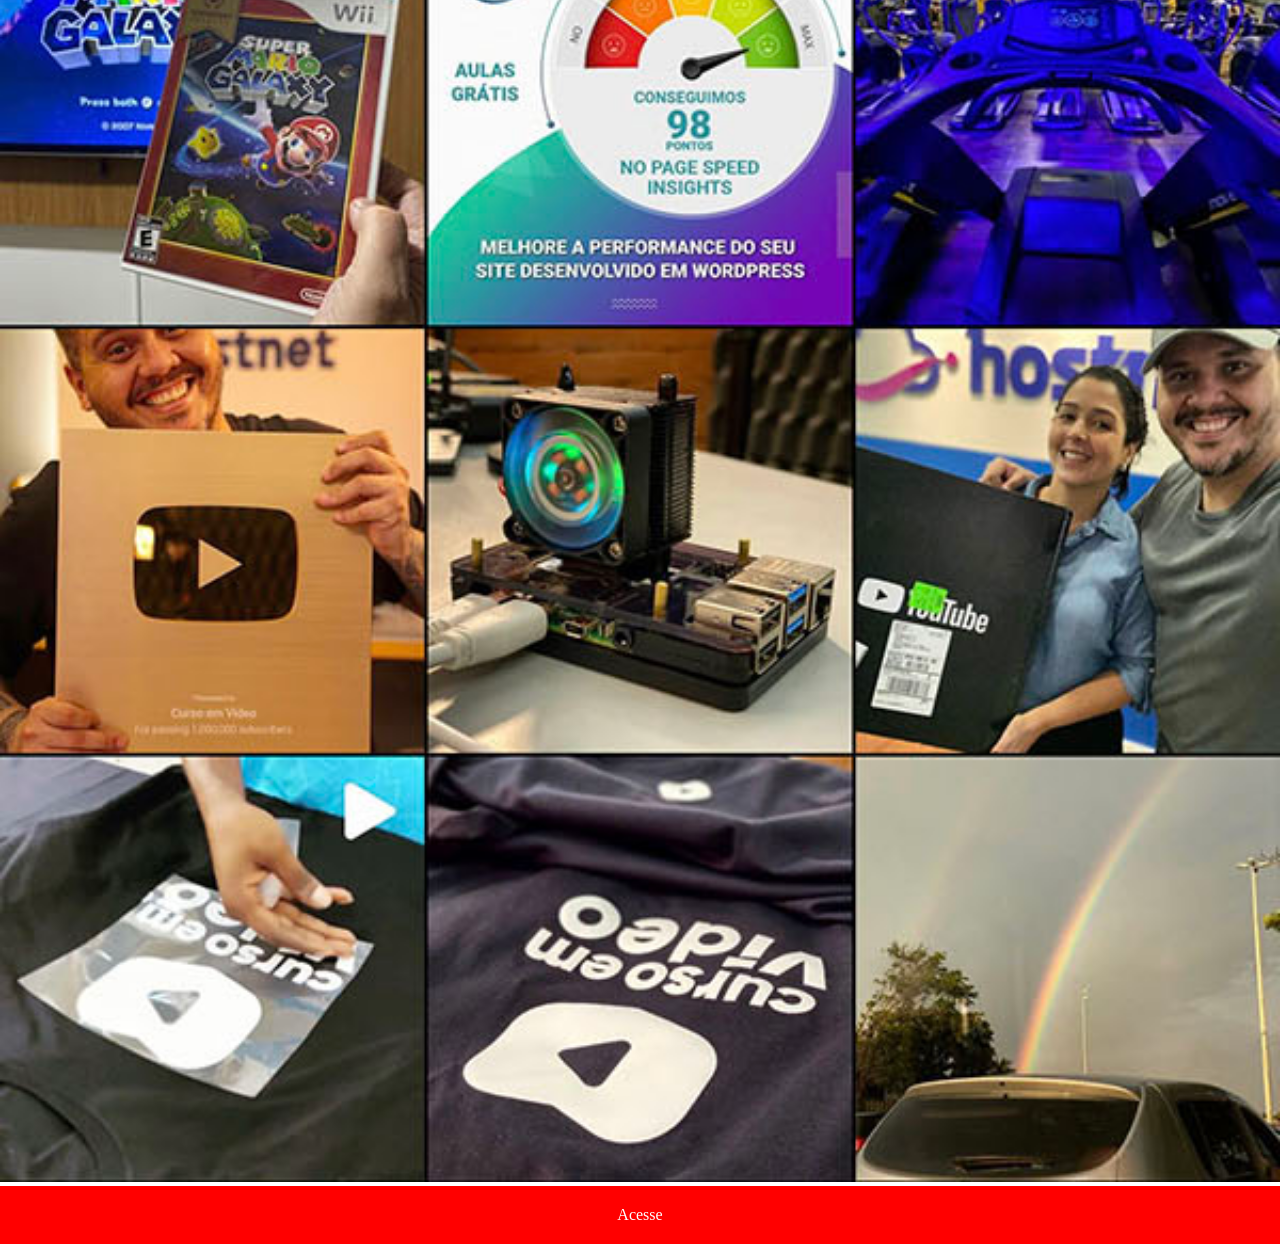
<file: instagram.html>
<!DOCTYPE html>
<html lang="en">
<head>
    <meta charset="UTF-8">
    <meta name="viewport" content="width=device-width, initial-scale=1.0">
    <link rel="stylesheet" href="estilos/social.css">
    <title>Document</title>
</head>
<body>
    <img src="imagens/tela-instagram.jpg" alt="tela Insta"> <a href="www.Instagram.com/Munir.assis"> Acesse </a>
</body>
</html>
</file>
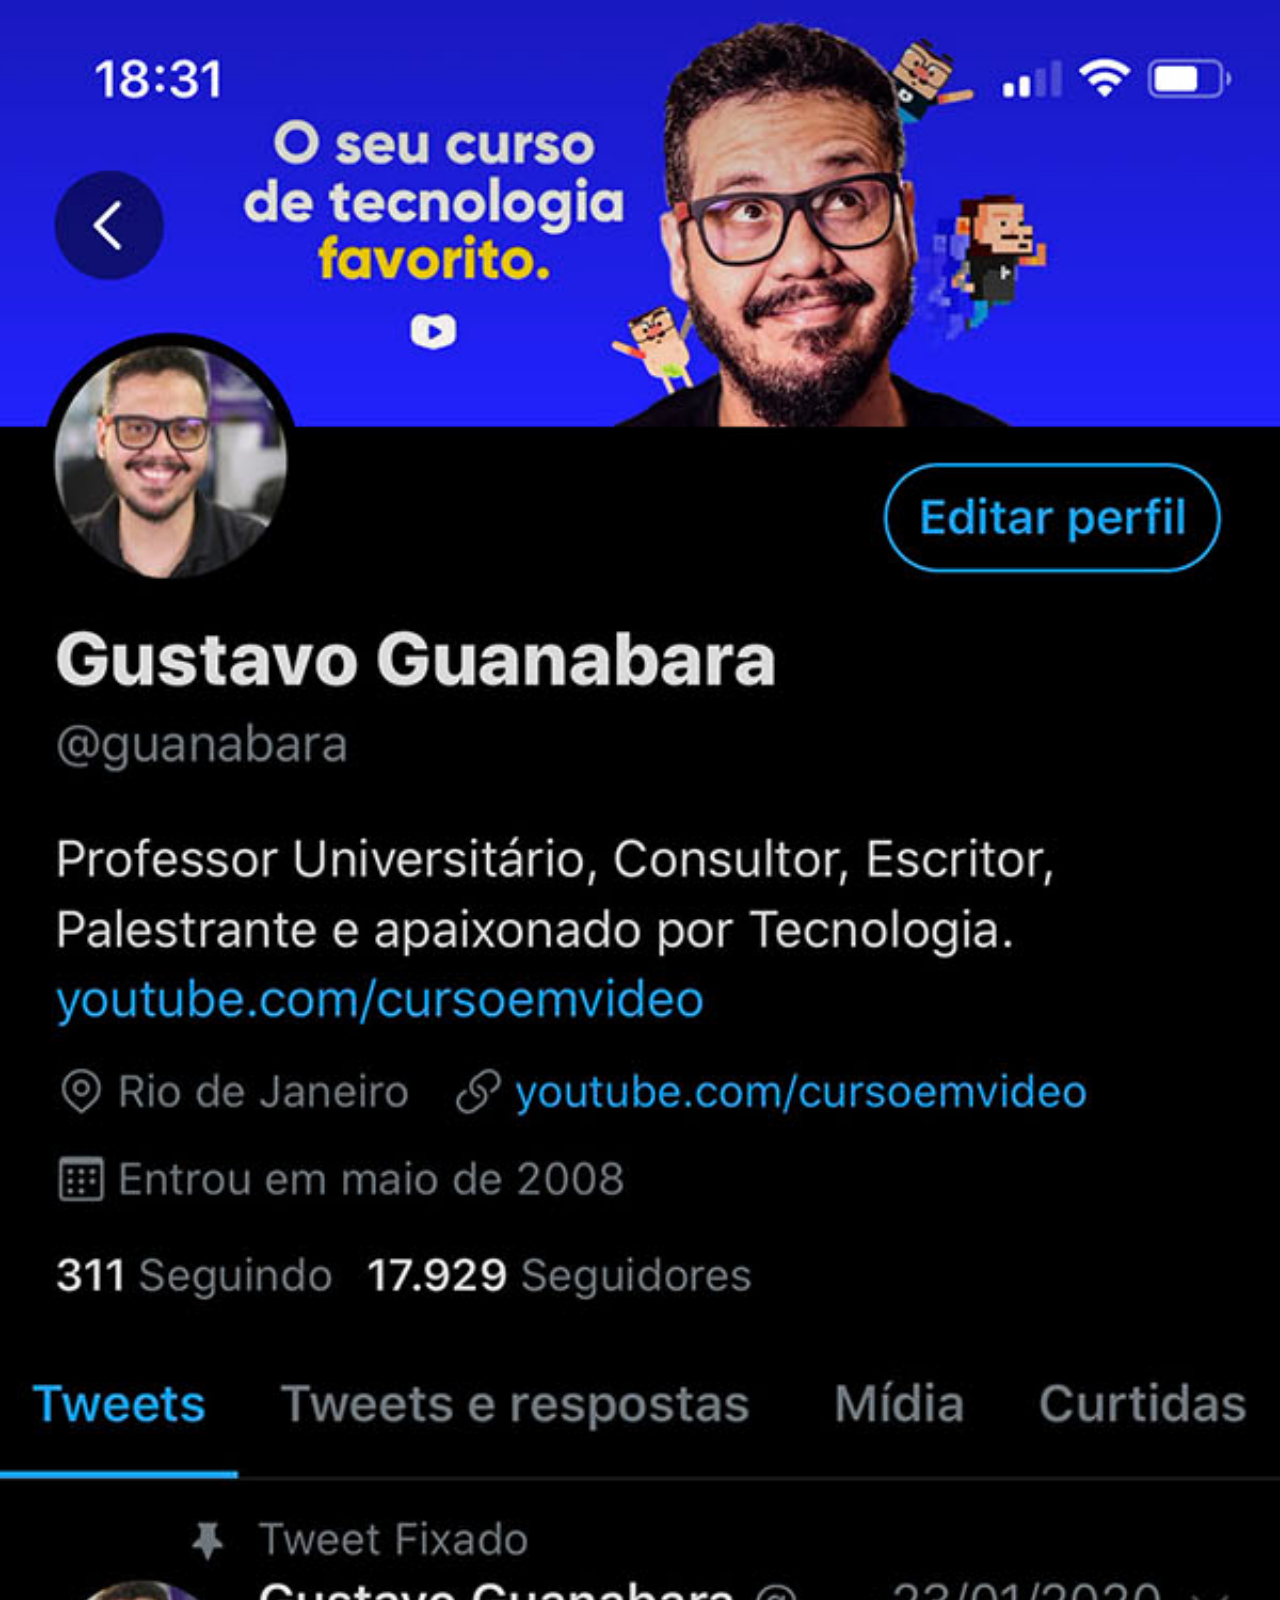
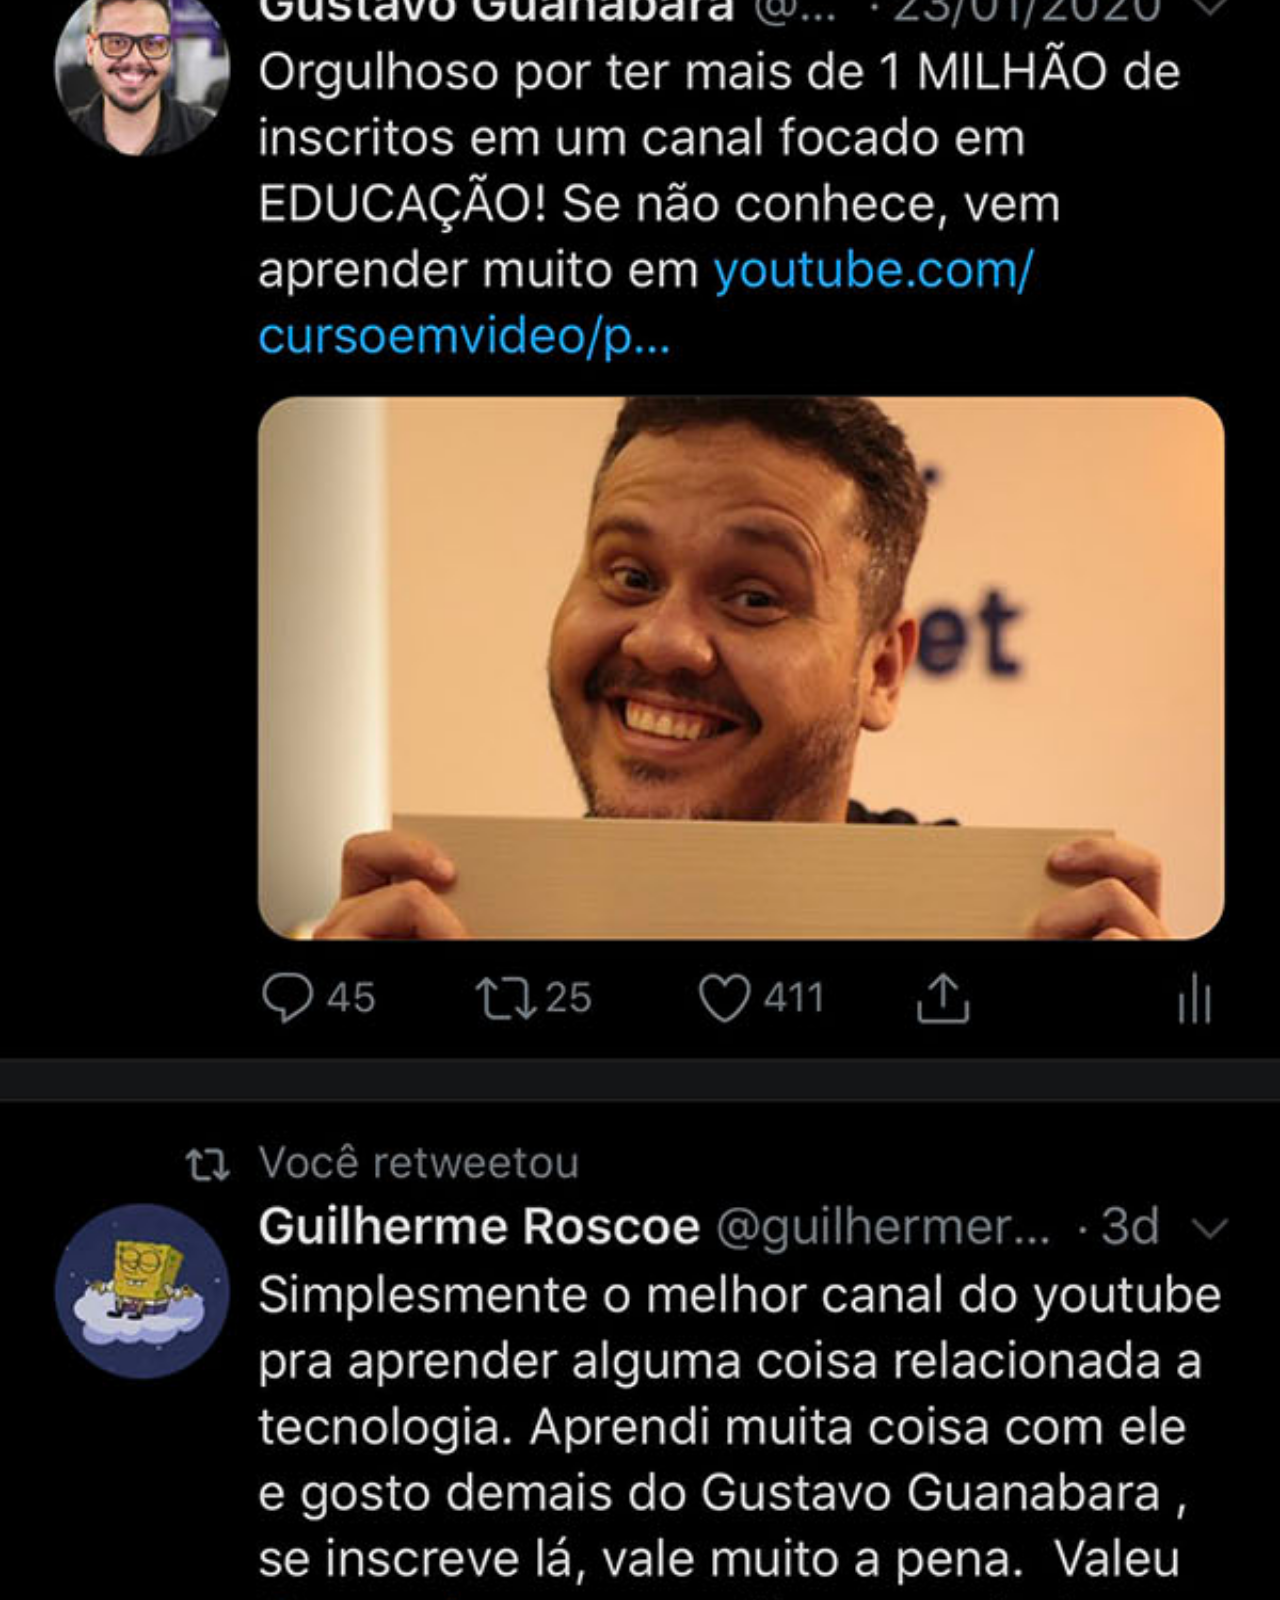
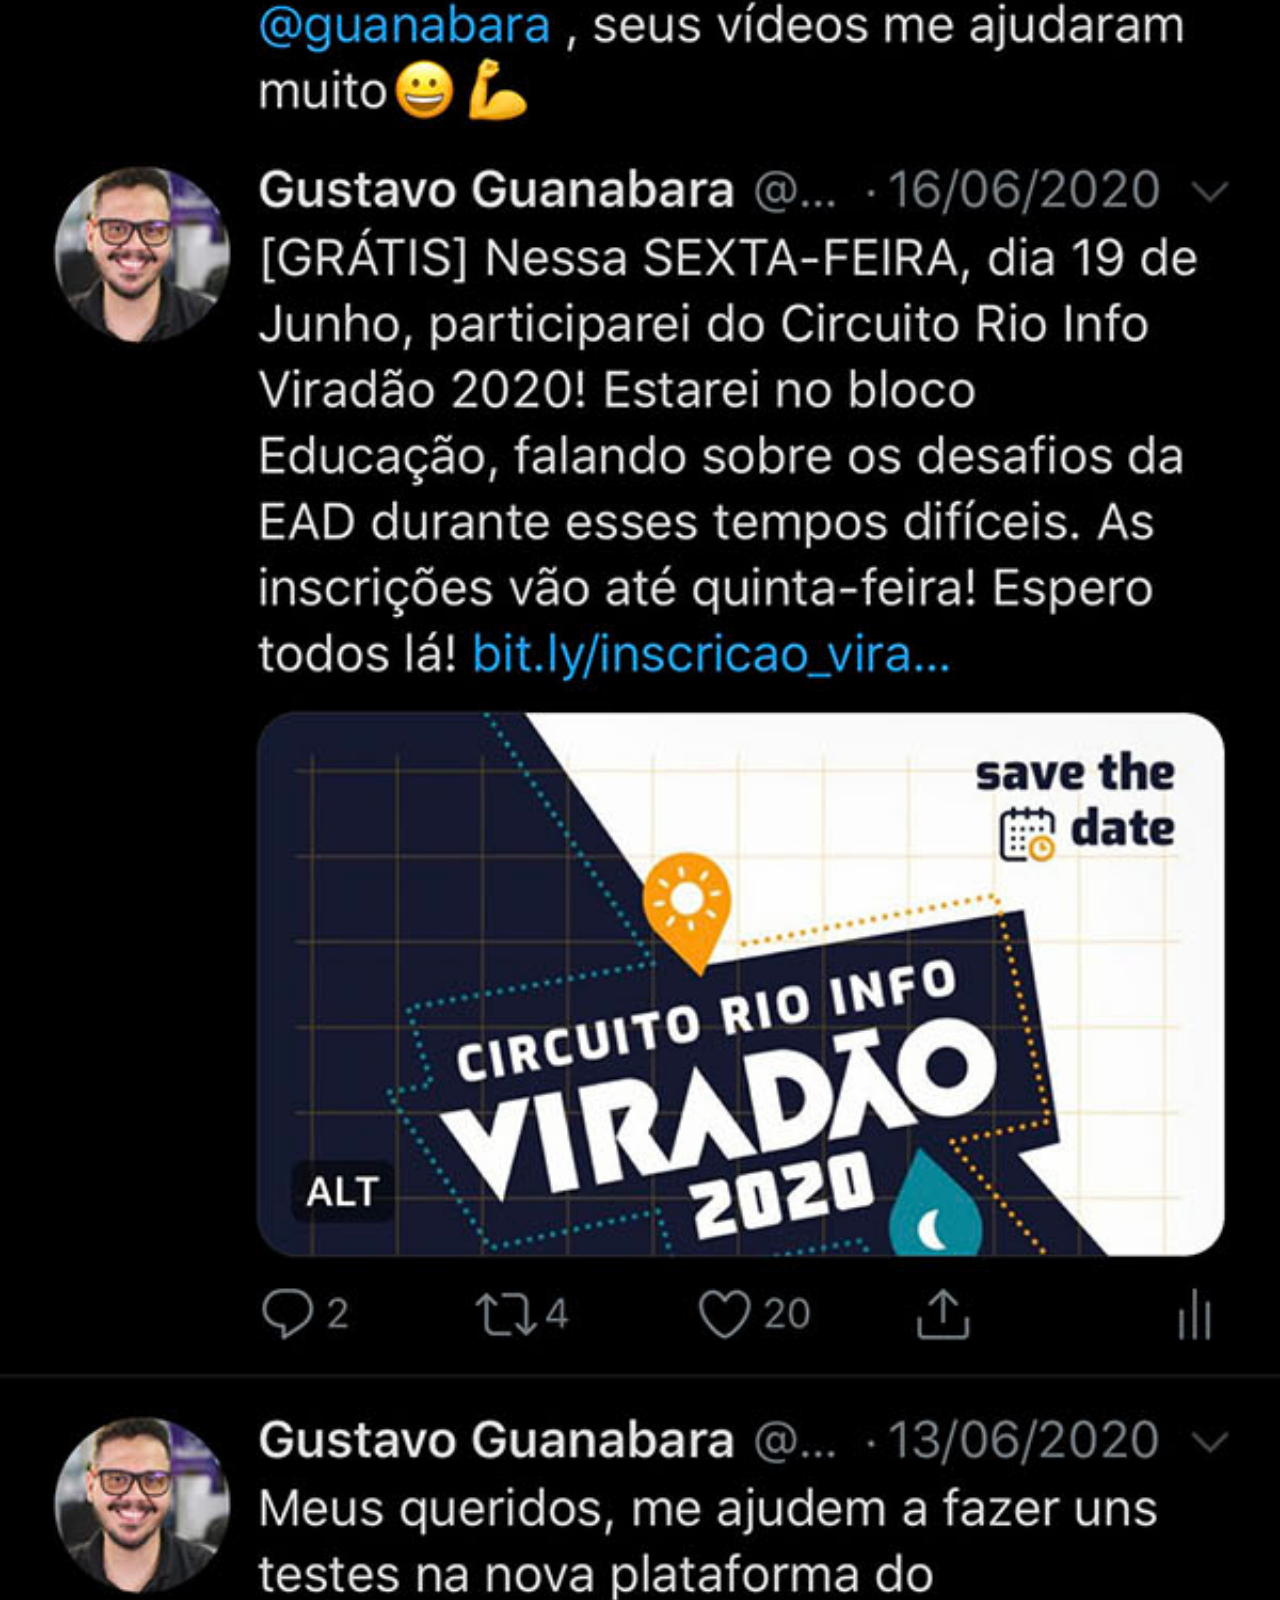
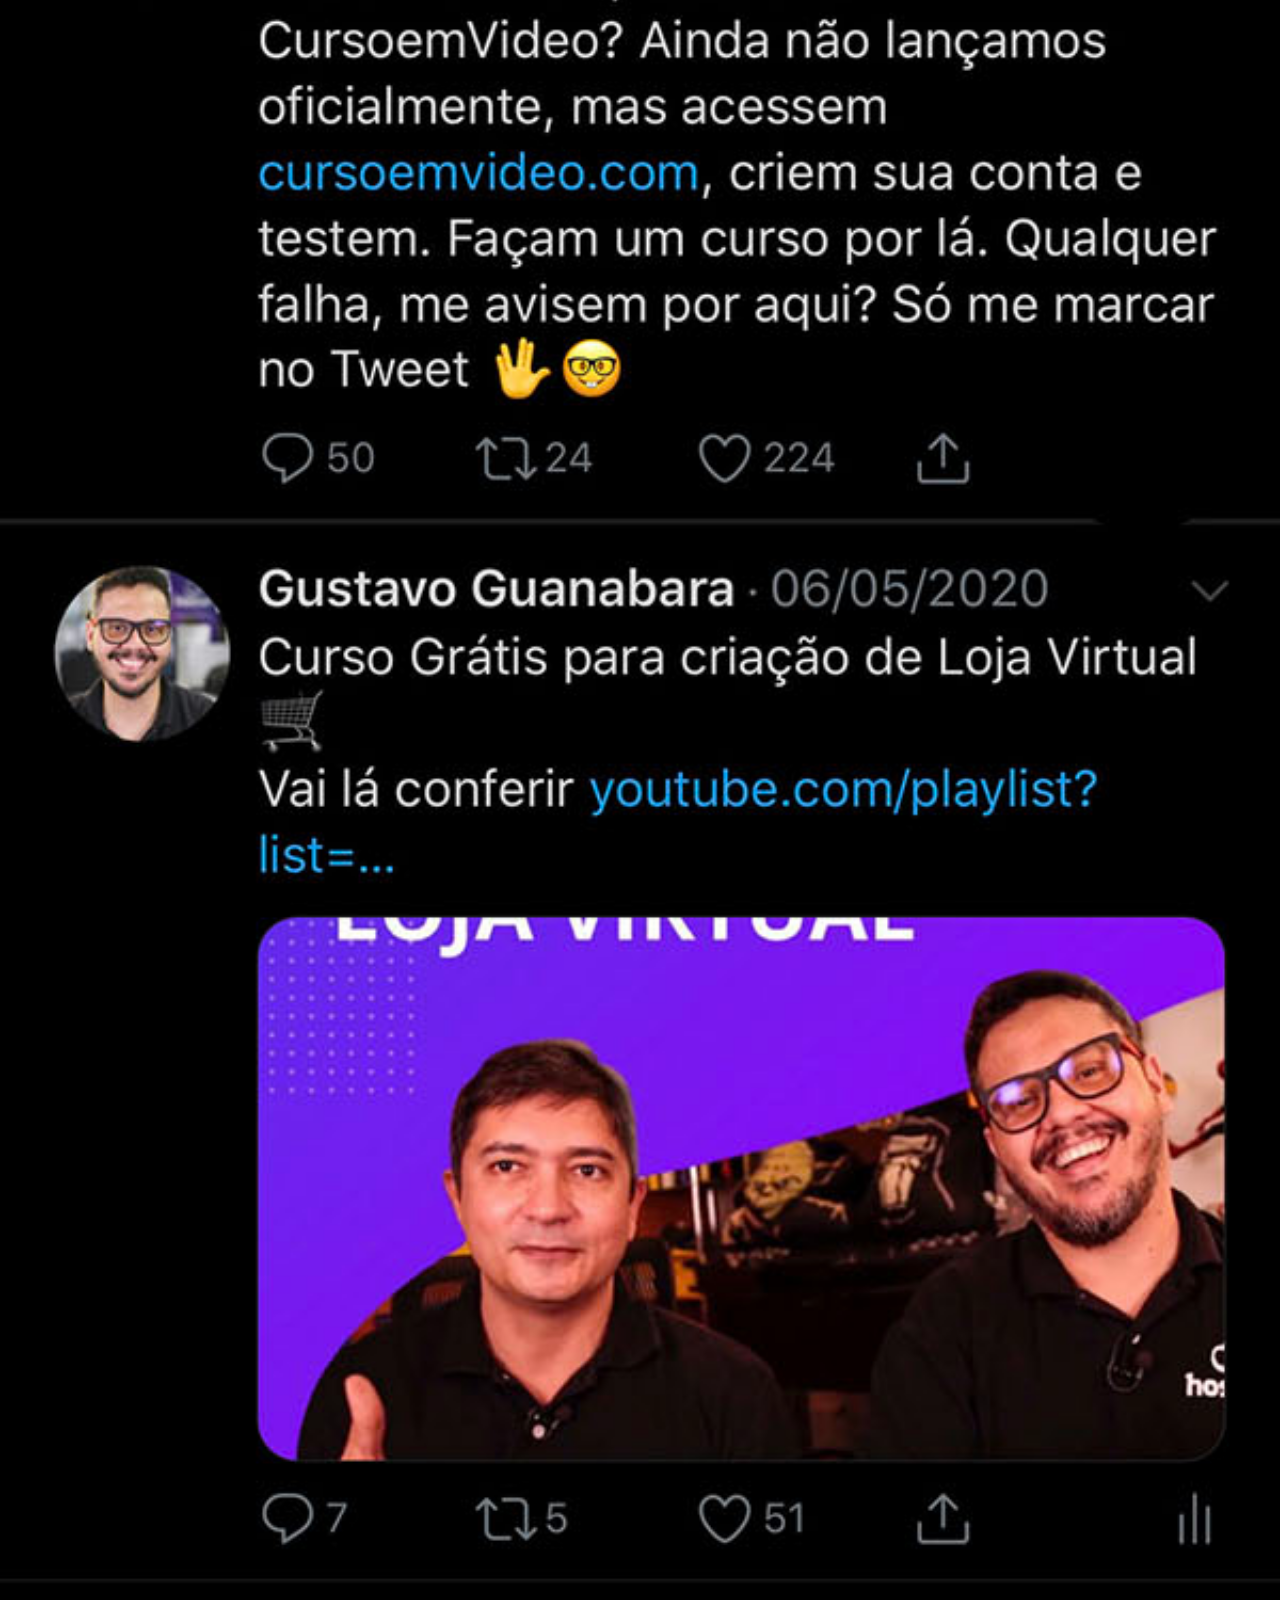
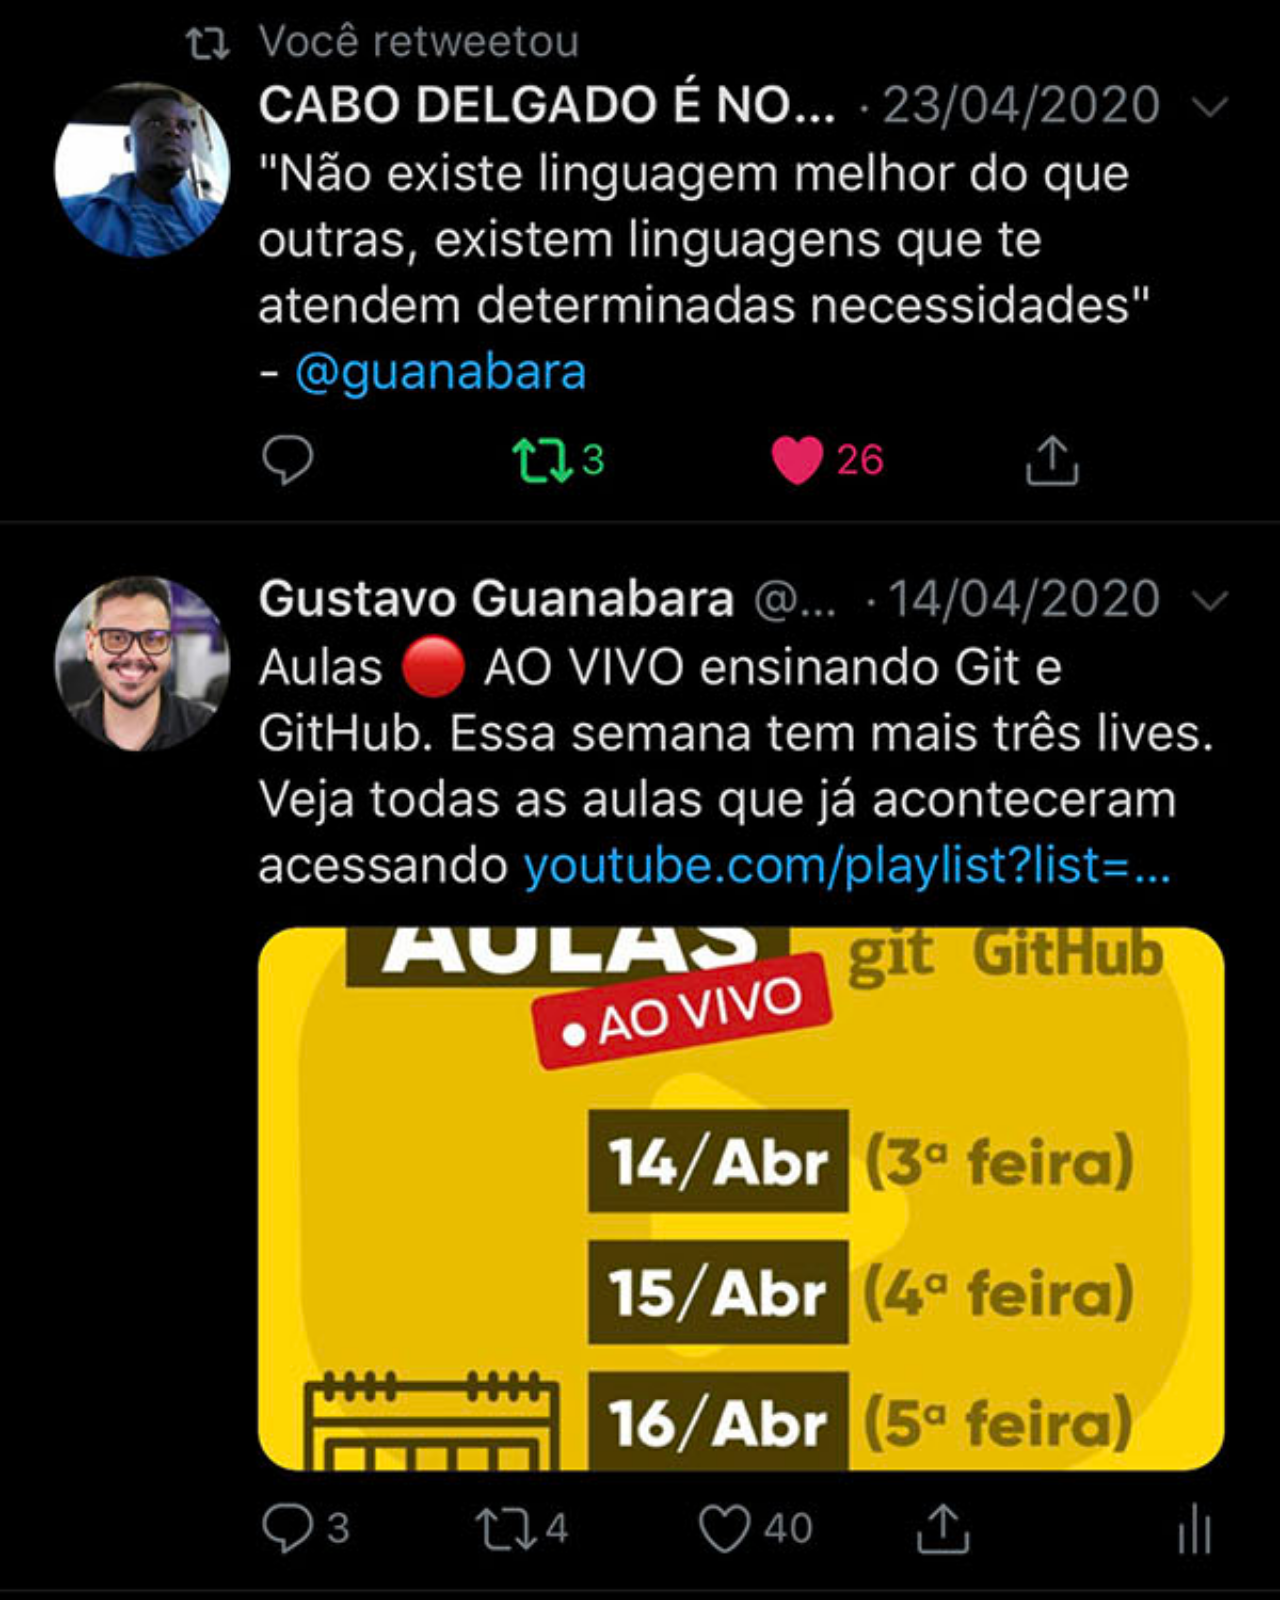
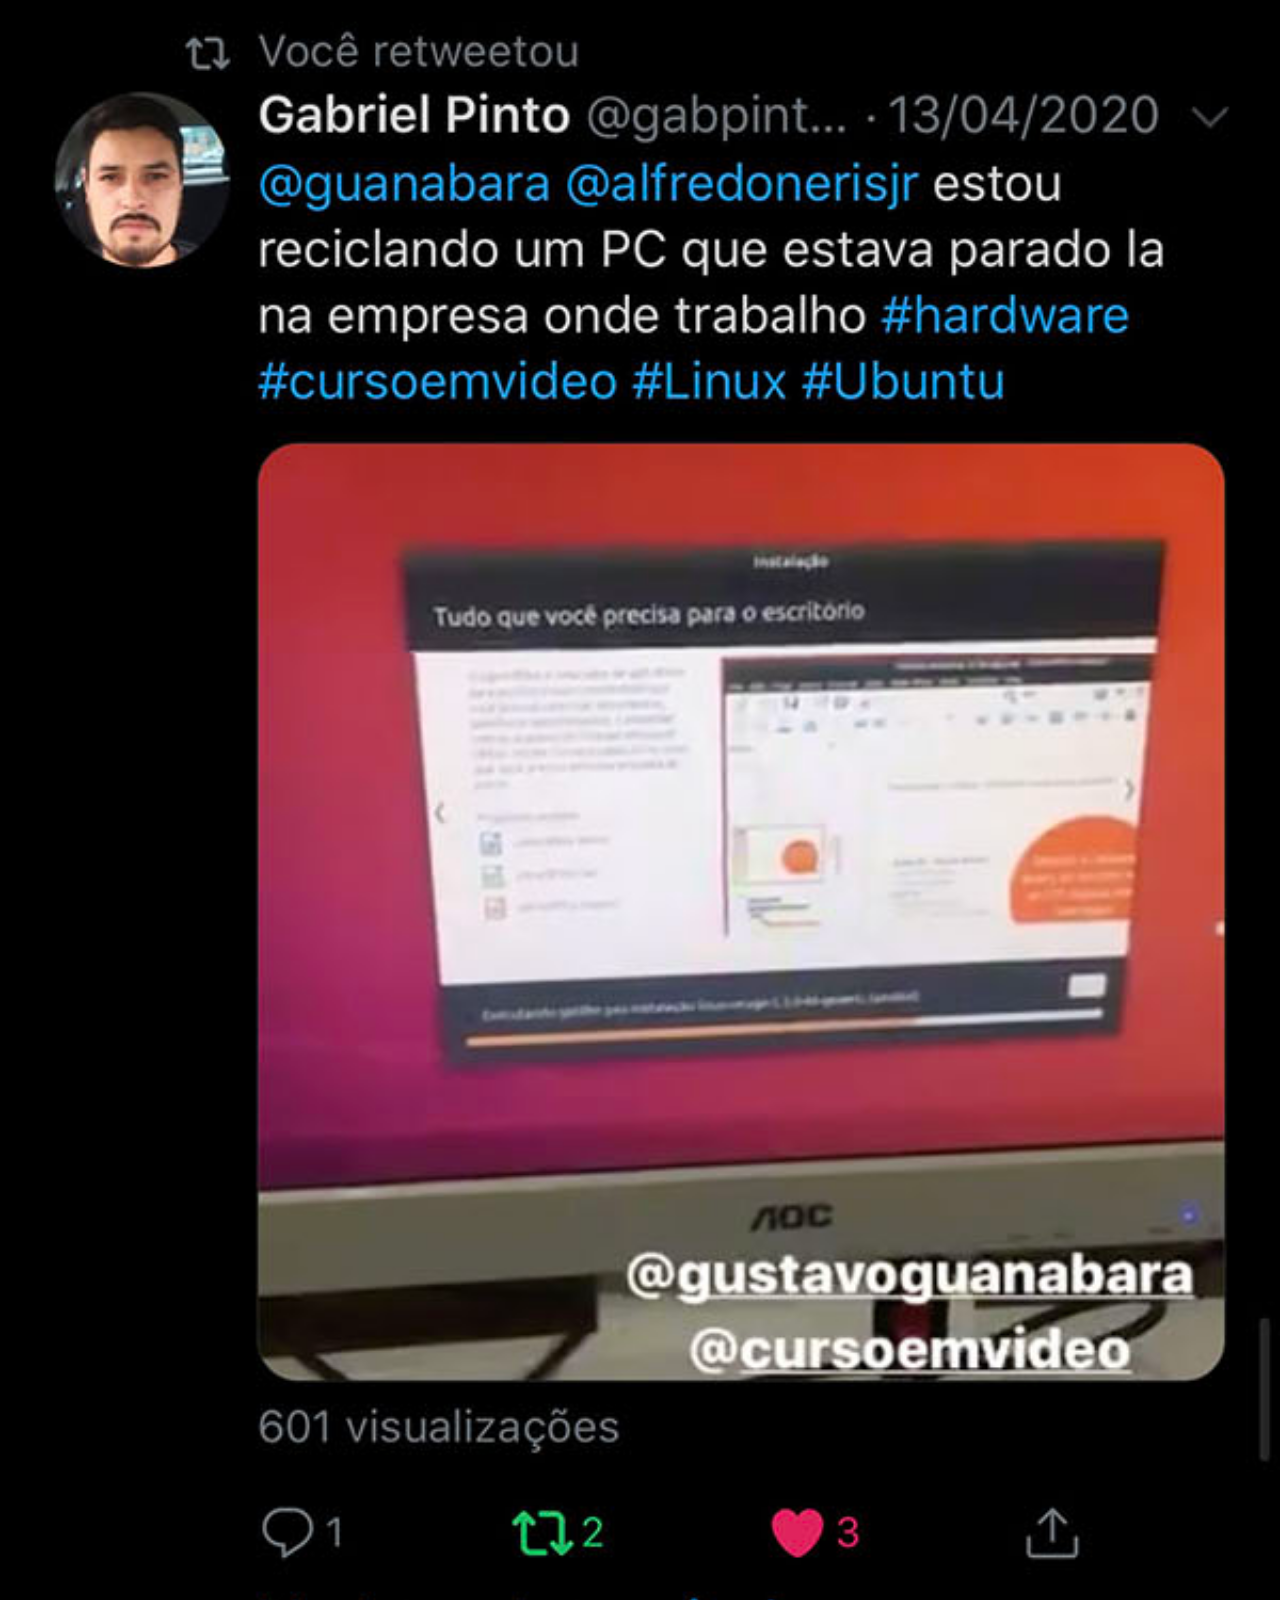
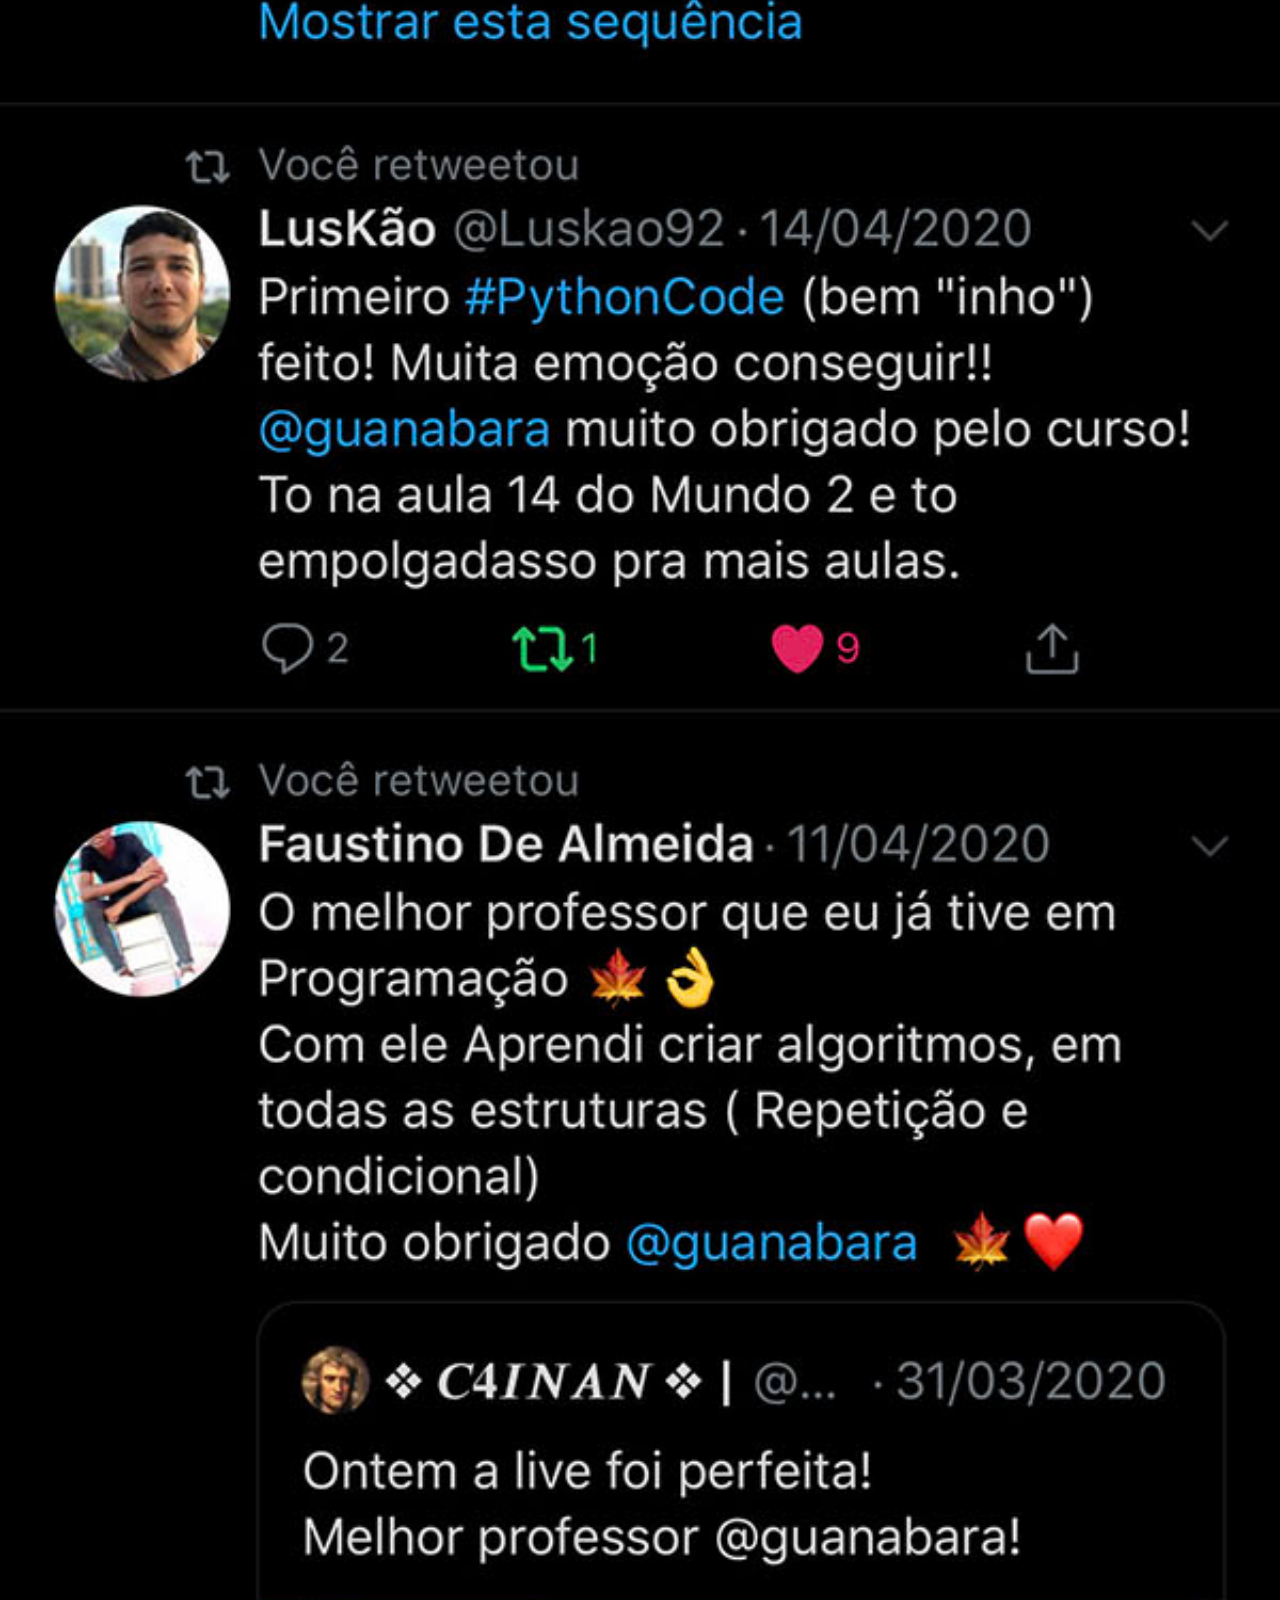
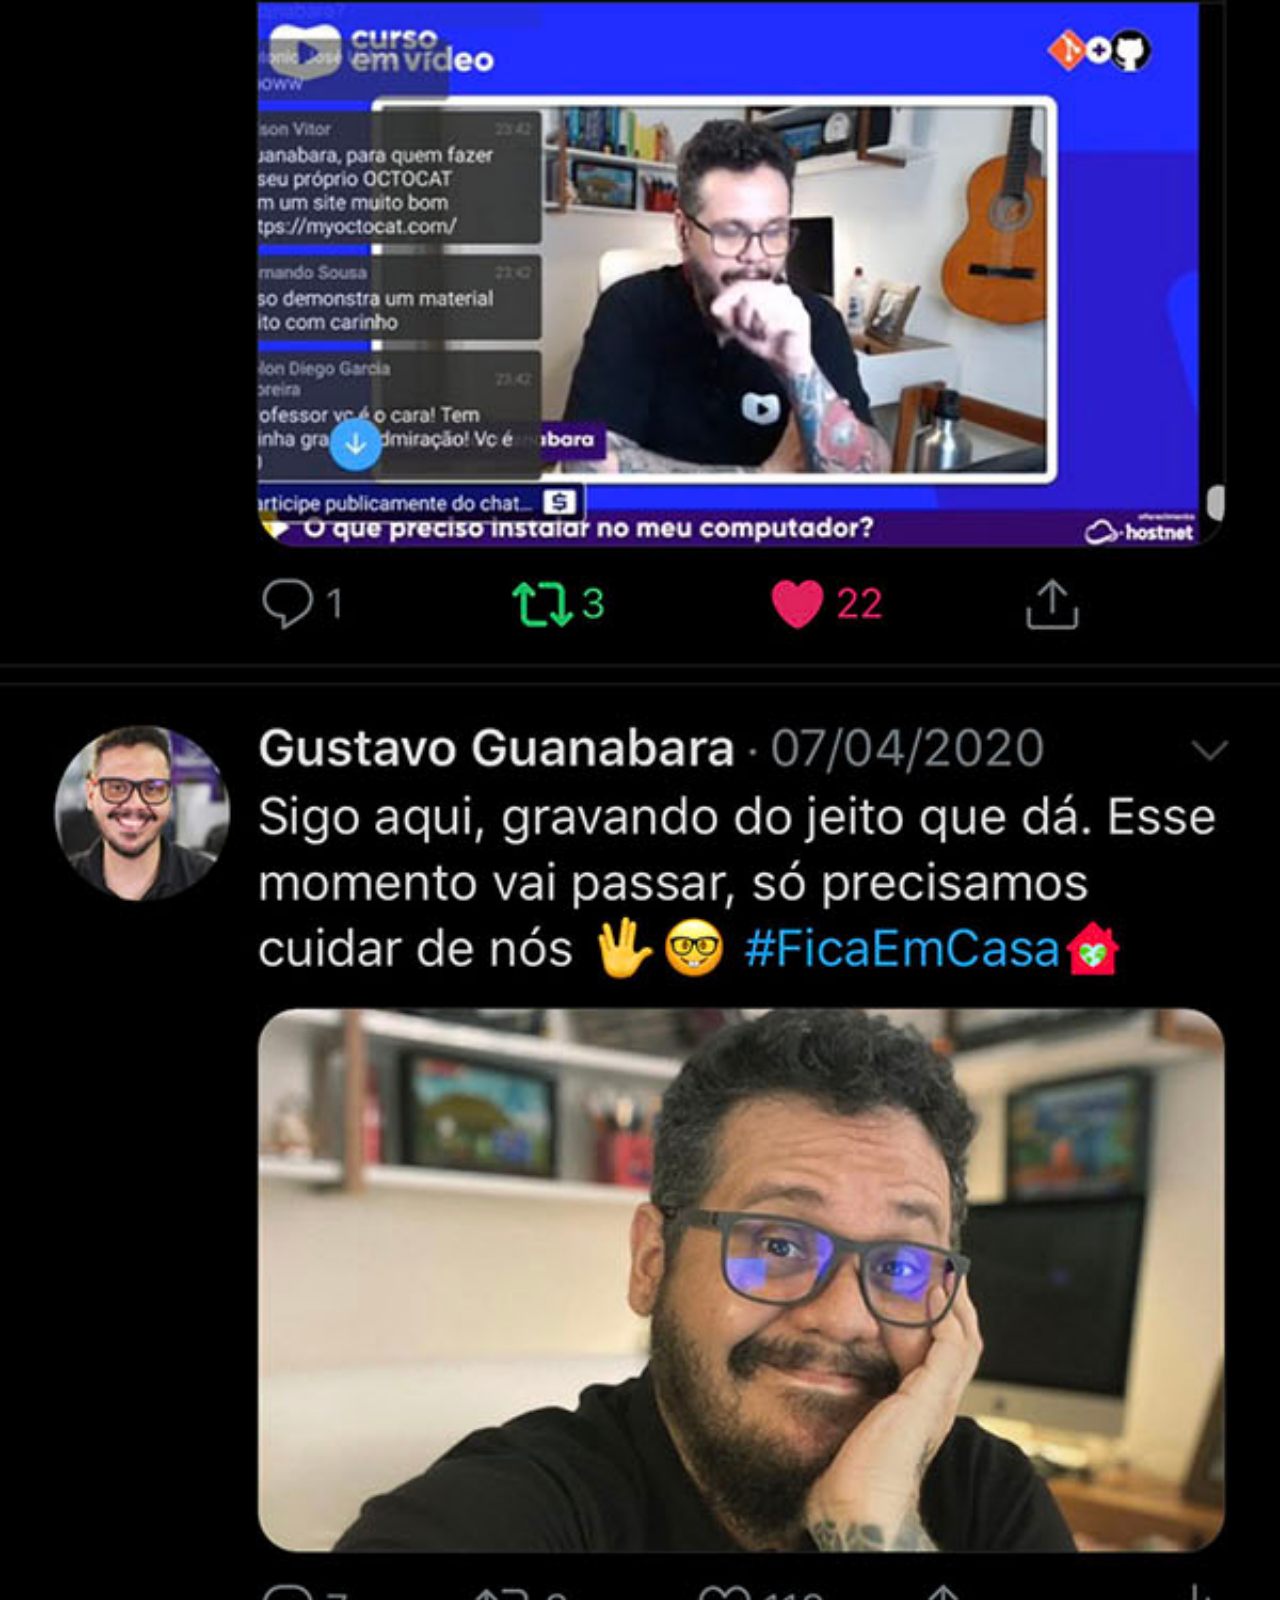
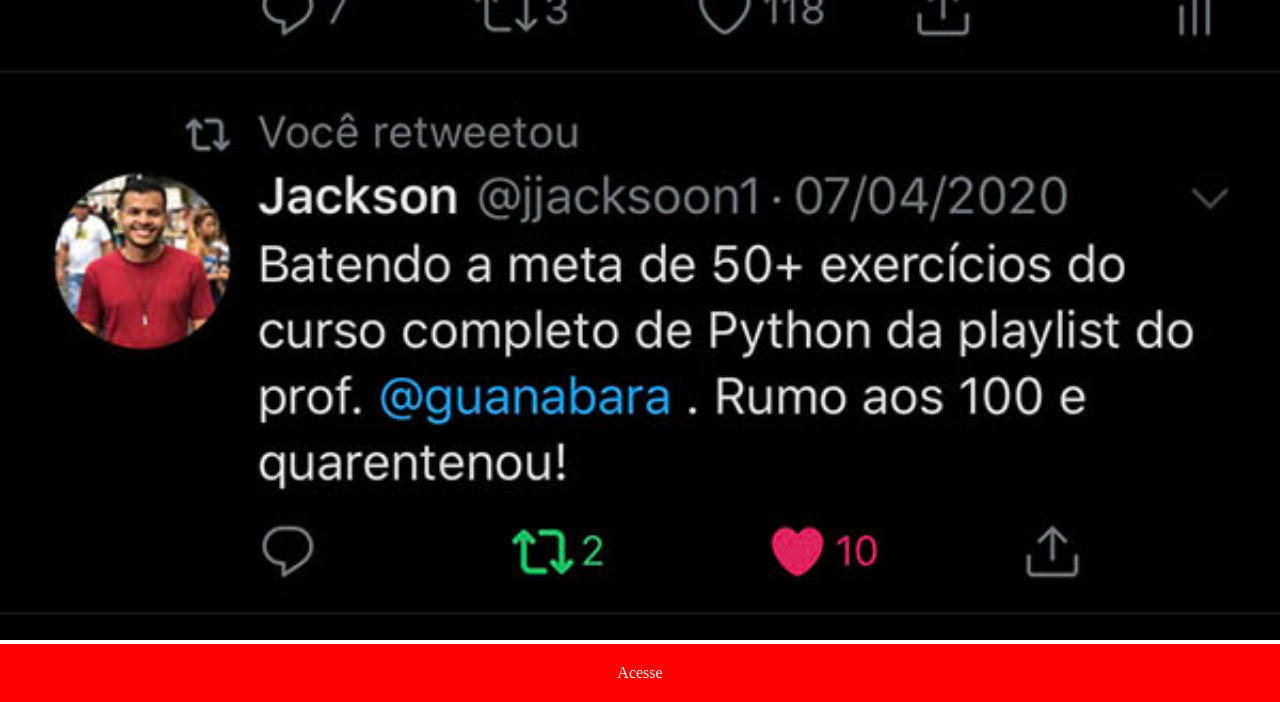
<file: twitter.html>
<!DOCTYPE html>
<html lang="en">
<head>
    <meta charset="UTF-8">
    <meta name="viewport" content="width=device-width, initial-scale=1.0">
    <link rel="stylesheet" href="estilos/social.css">
    <title>Document</title>
</head>
<body>
    <img src="imagens/tela-twitter.jpg" alt=""> <a href=""> Acesse </a>
</body>
</html>
</file>
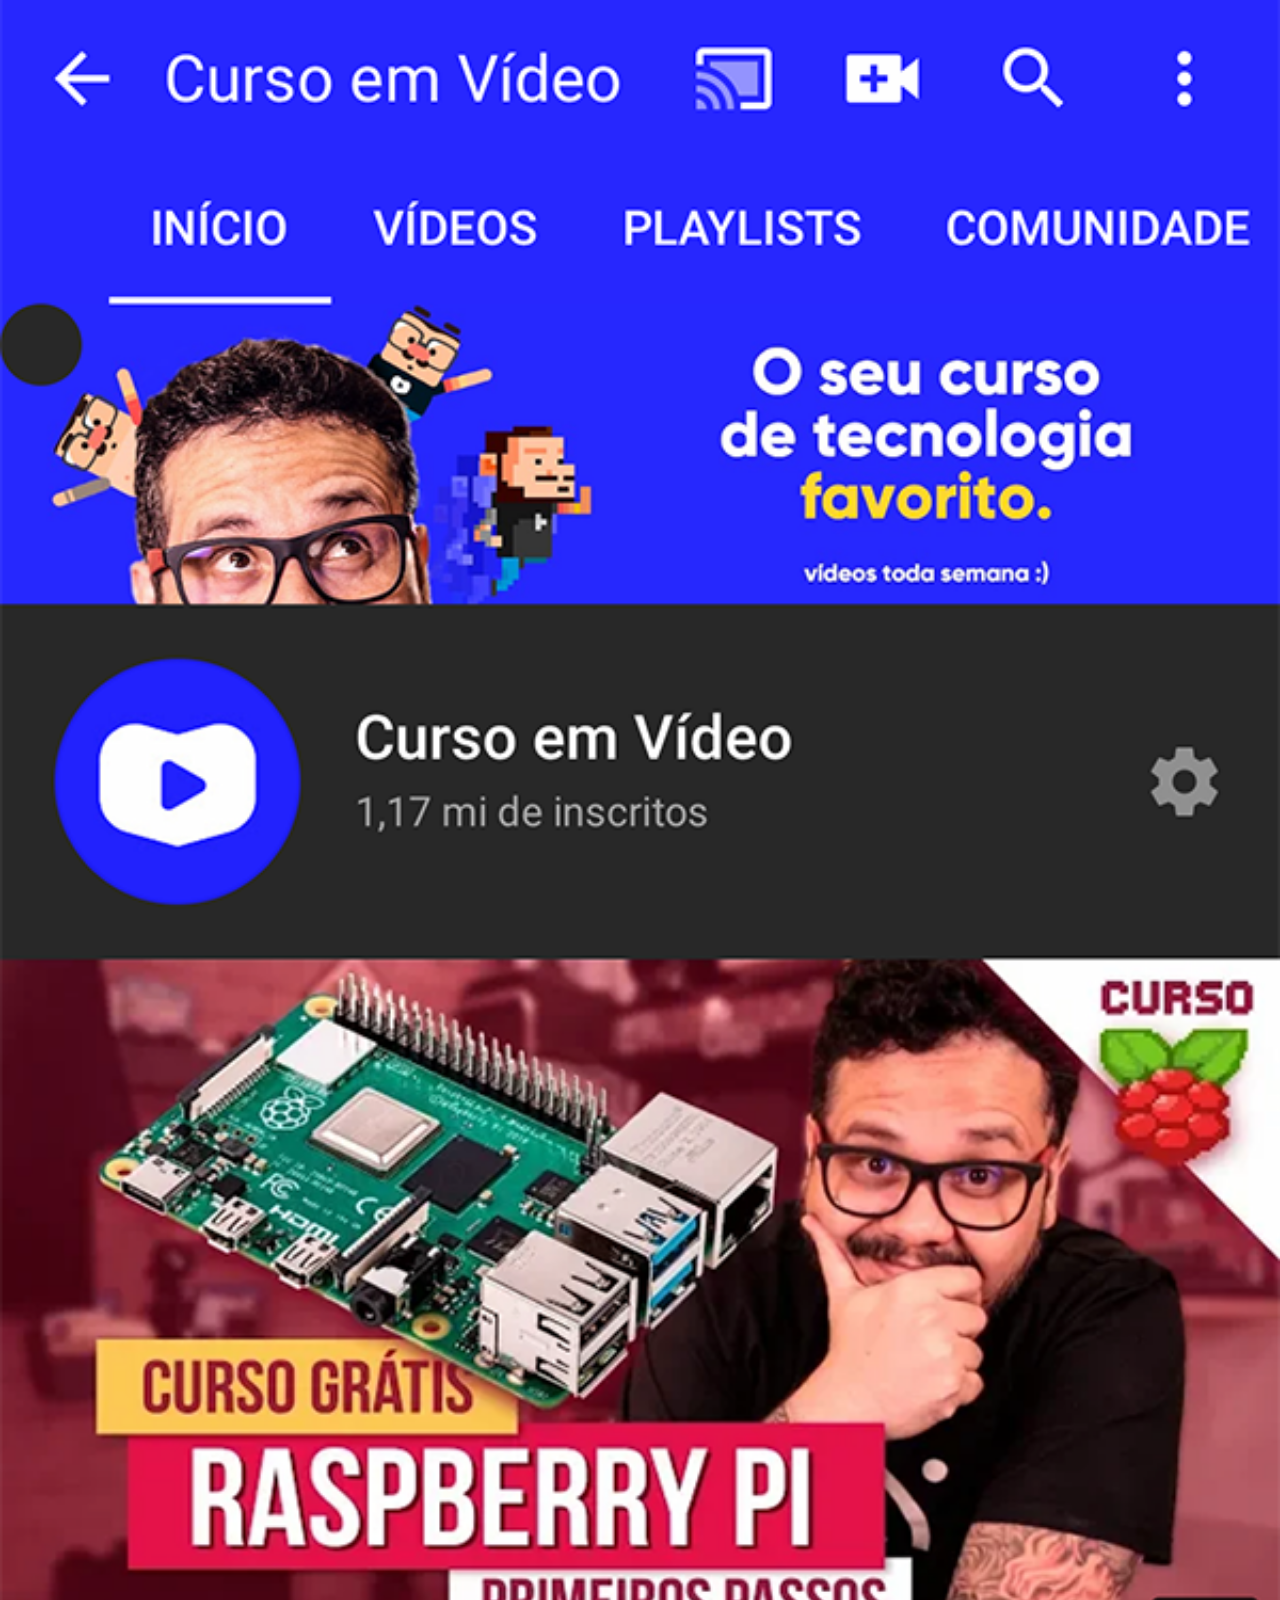
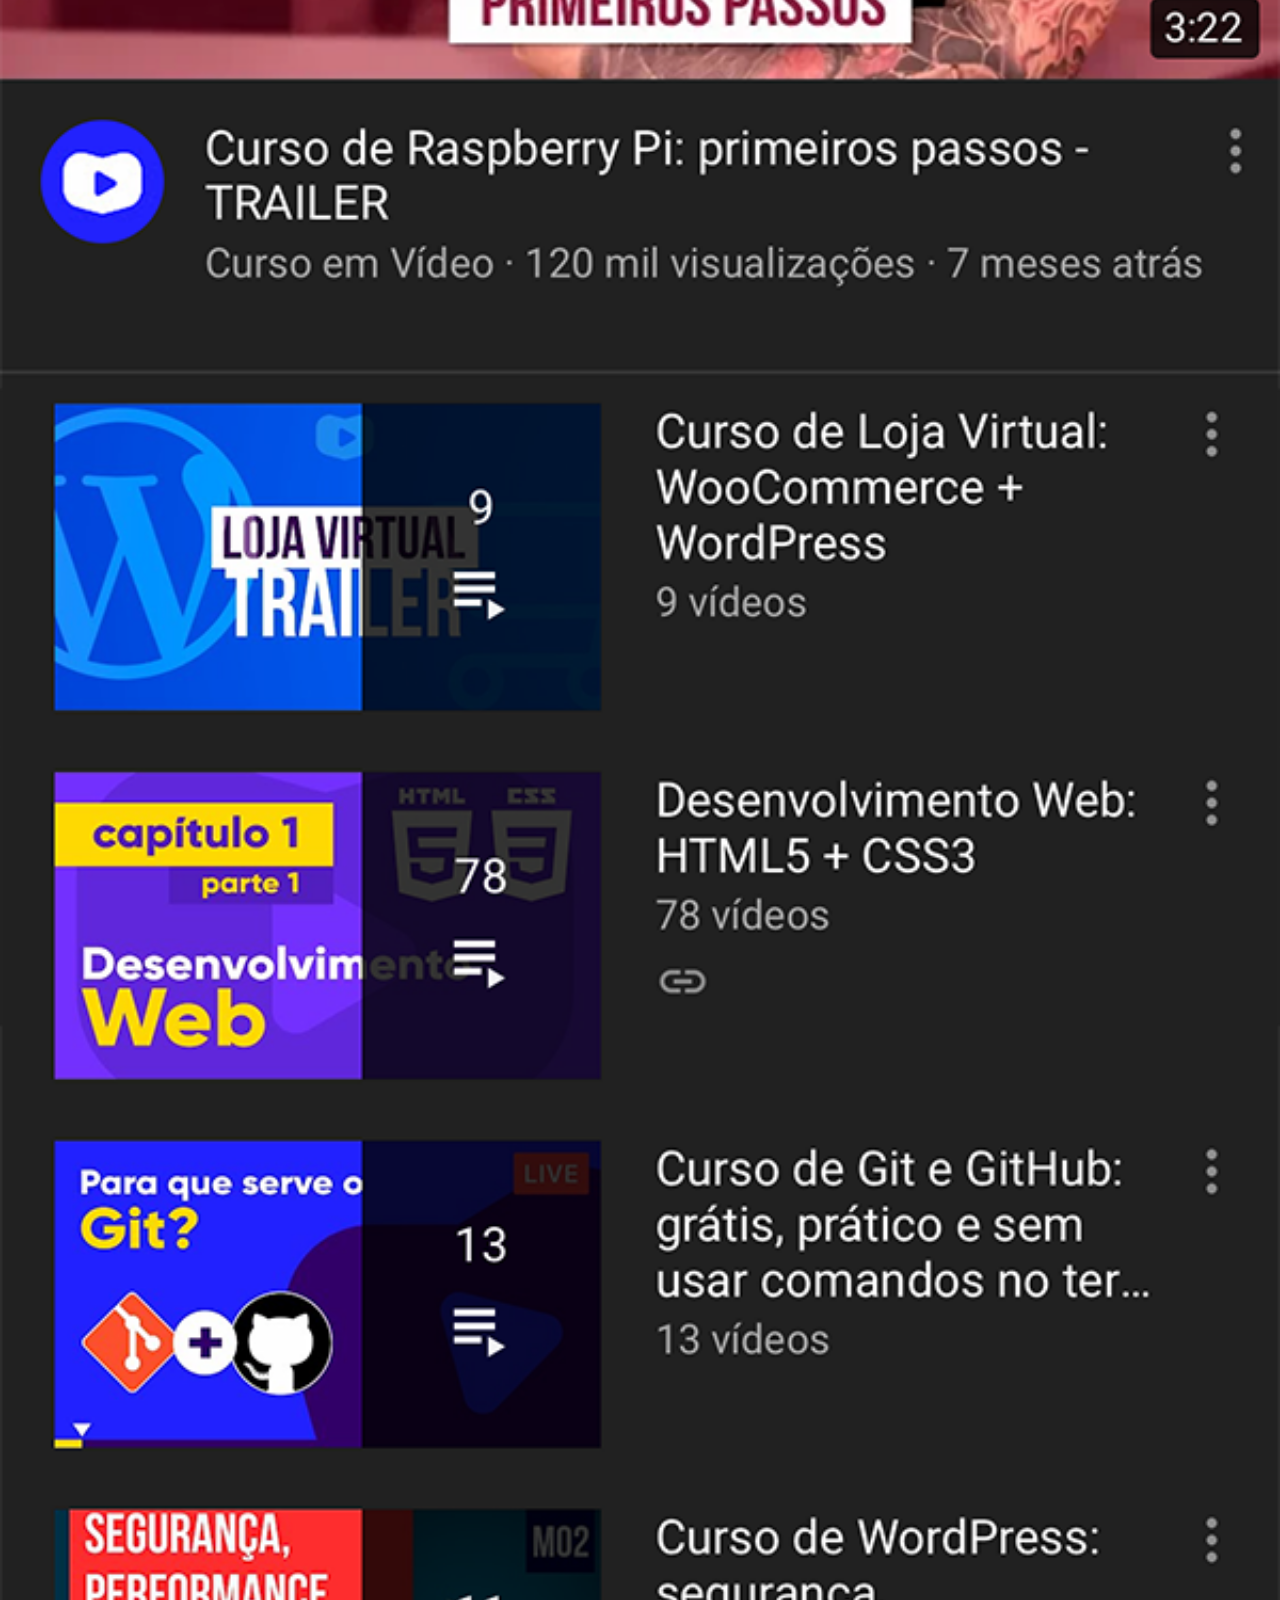
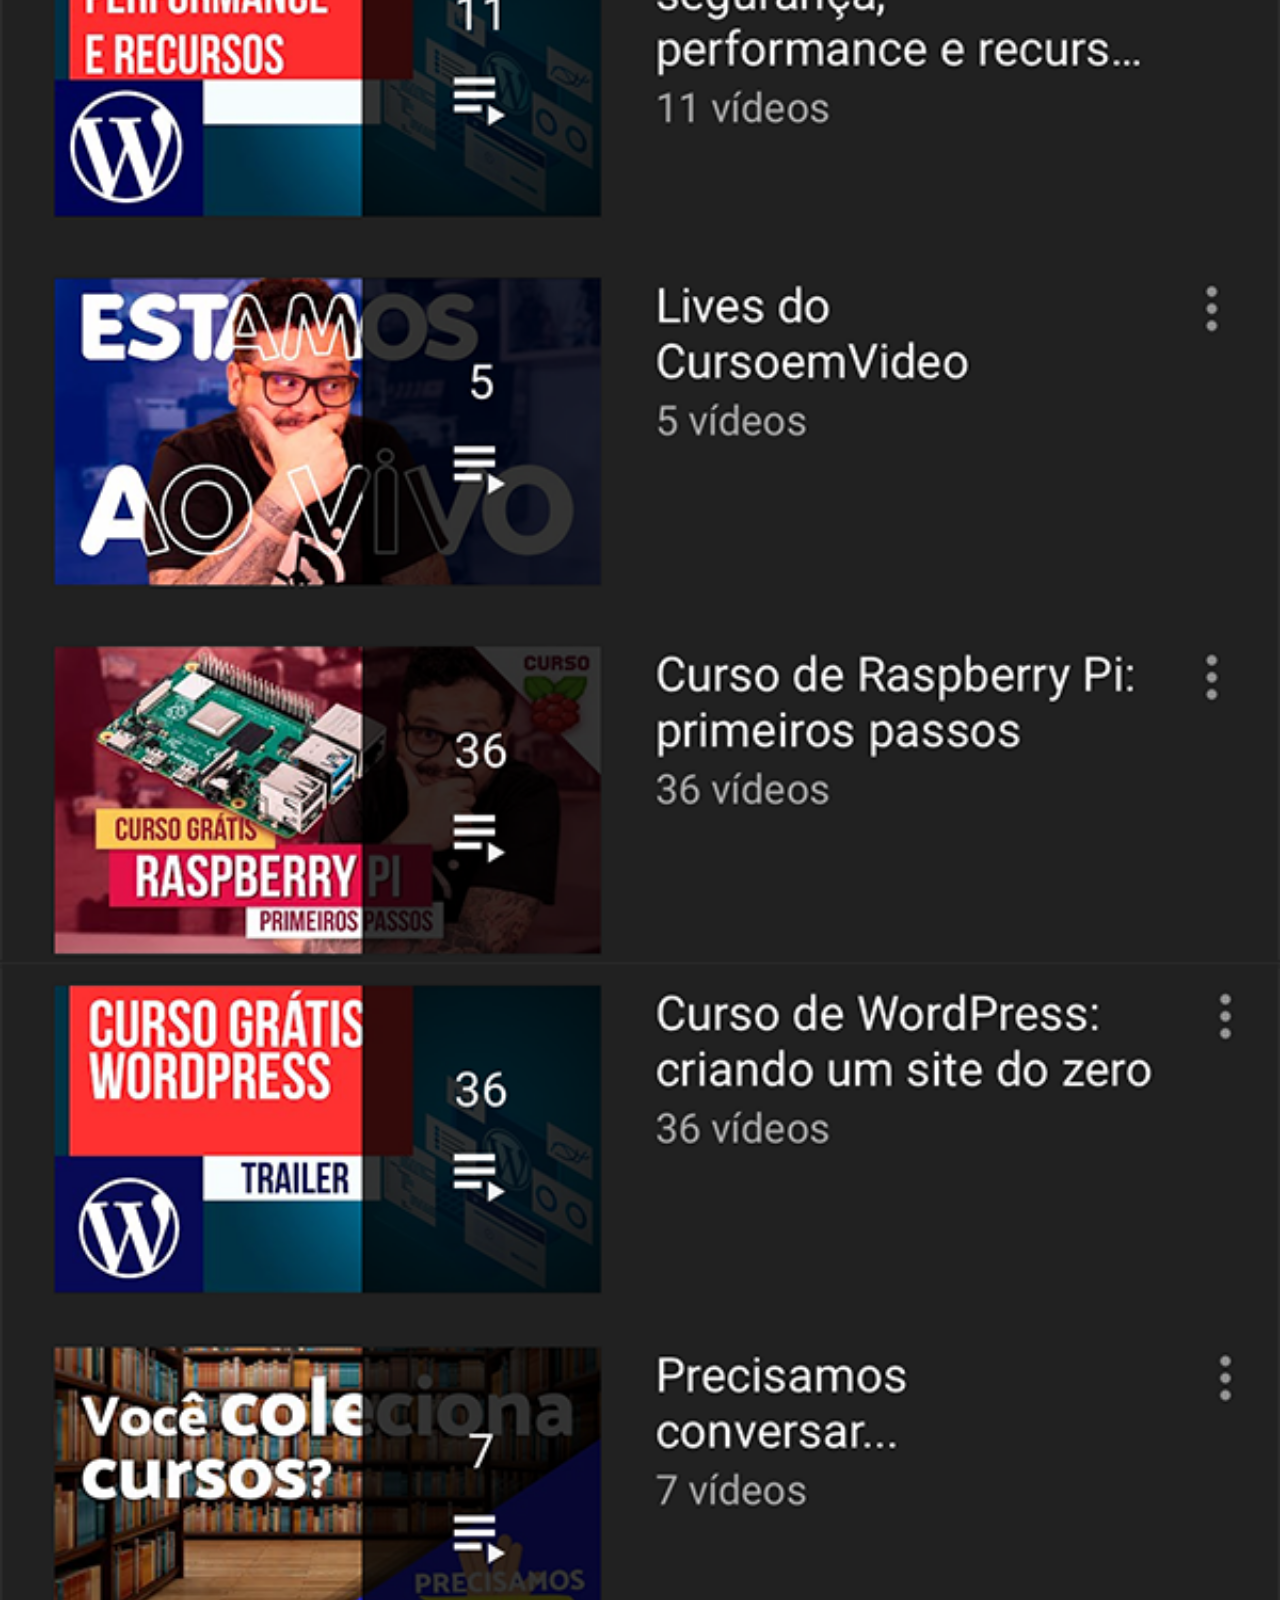
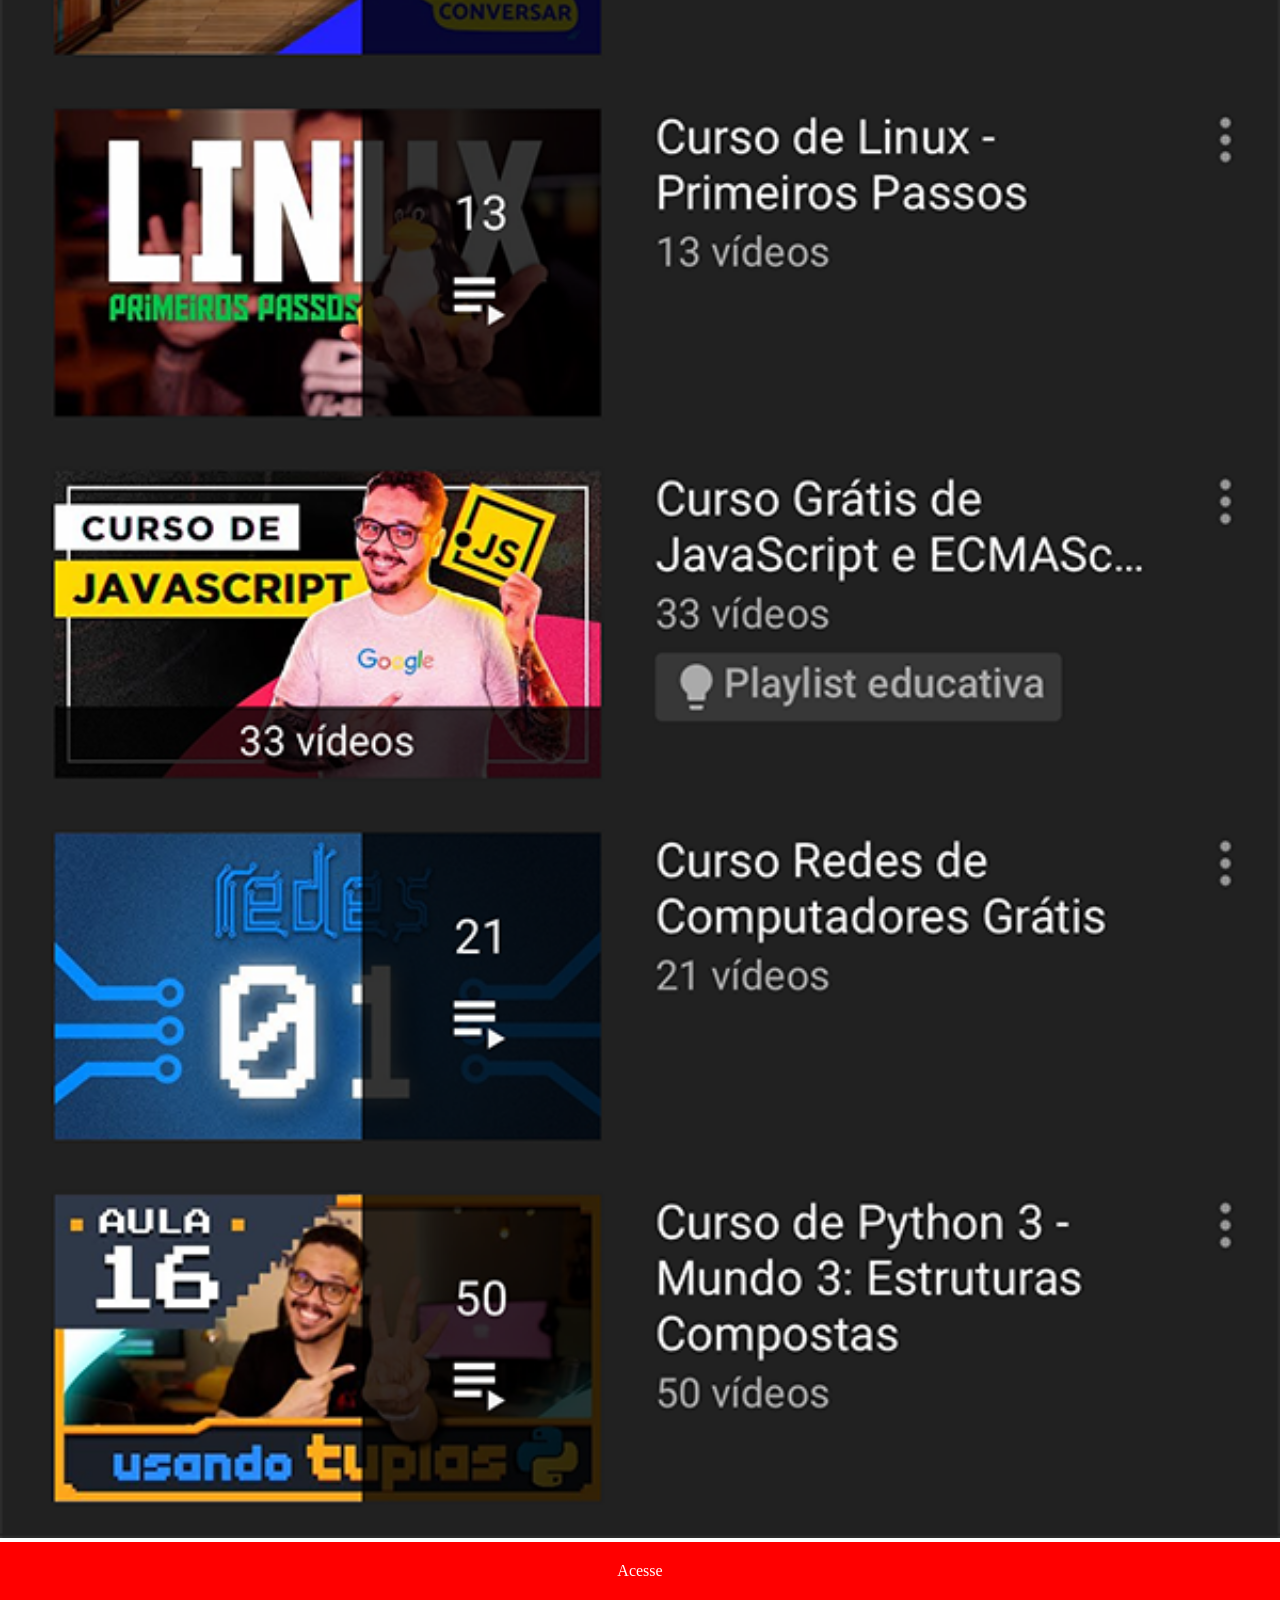
<file: youtube.html>
<!DOCTYPE html>
<html lang="en">
<head>
    <meta charset="UTF-8">
    <meta name="viewport" content="width=device-width, initial-scale=1.0"><link rel="stylesheet" href="estilos/social.css">
    
    <title>Document</title>
</head>
<body>
    <img src="imagens/tela-youtube.png" alt="">
    <a href="https://www.youtube.com/@MunirAssis">Acesse </a>
</body>
</html>
</file>
<file: estilos/style.css>
@charset "UTF-8";

*{
    margin: 0px;
    padding: 0px;
    font-family: Arial, Helvetica, sans-serif;
}


body { 
    height: 100vh;
    width: 100vw;
    background-color: black;
}

main {
    height: 100vh;
    position: relative;
    background-color: green;
    background: url(../imagens/fundo-madeira.jpg ) no-repeat center ;
    background-size: cover;
    background-attachment: fixed;
}

section#telefone{
    position: absolute;
    top: 50%;
    left: 50%;
    transform: translate(-50%, -50%);

    height: 627px;
    width: 311px;
    background: url(../imagens/frame-iphone.png) no-repeat;
}

iframe#tela{
    position: relative;
    top: 80px;
    left: 22px;
    width: 267px;
    height: 471px;
}

#redes-sociais {
    text-align: right;
}

#redes-sociais > a > img {
    width: 50px;
    margin: 10px;
    border-radius: 50%;
    box-shadow: 2px 2px 5px rgba(0, 0, 0, 0.400);
    box-sizing: border-box;
}

#redes-sociais > a > img:hover{
    border: 1px solid rgba(255, 255, 255, 0.829);
}
</file>
<file: estilos/social.css>
*{
    margin: 0;
    padding: 0;
}

::-webkit-scrollbar{
    width: 0;
    padding: 0;
}

img{
    width: 100vw;
}

a{
    display: block;
    background-color: red;
    color: white;
    padding: 20px;
    text-align: center;
    text-decoration: none;
}
</file>
